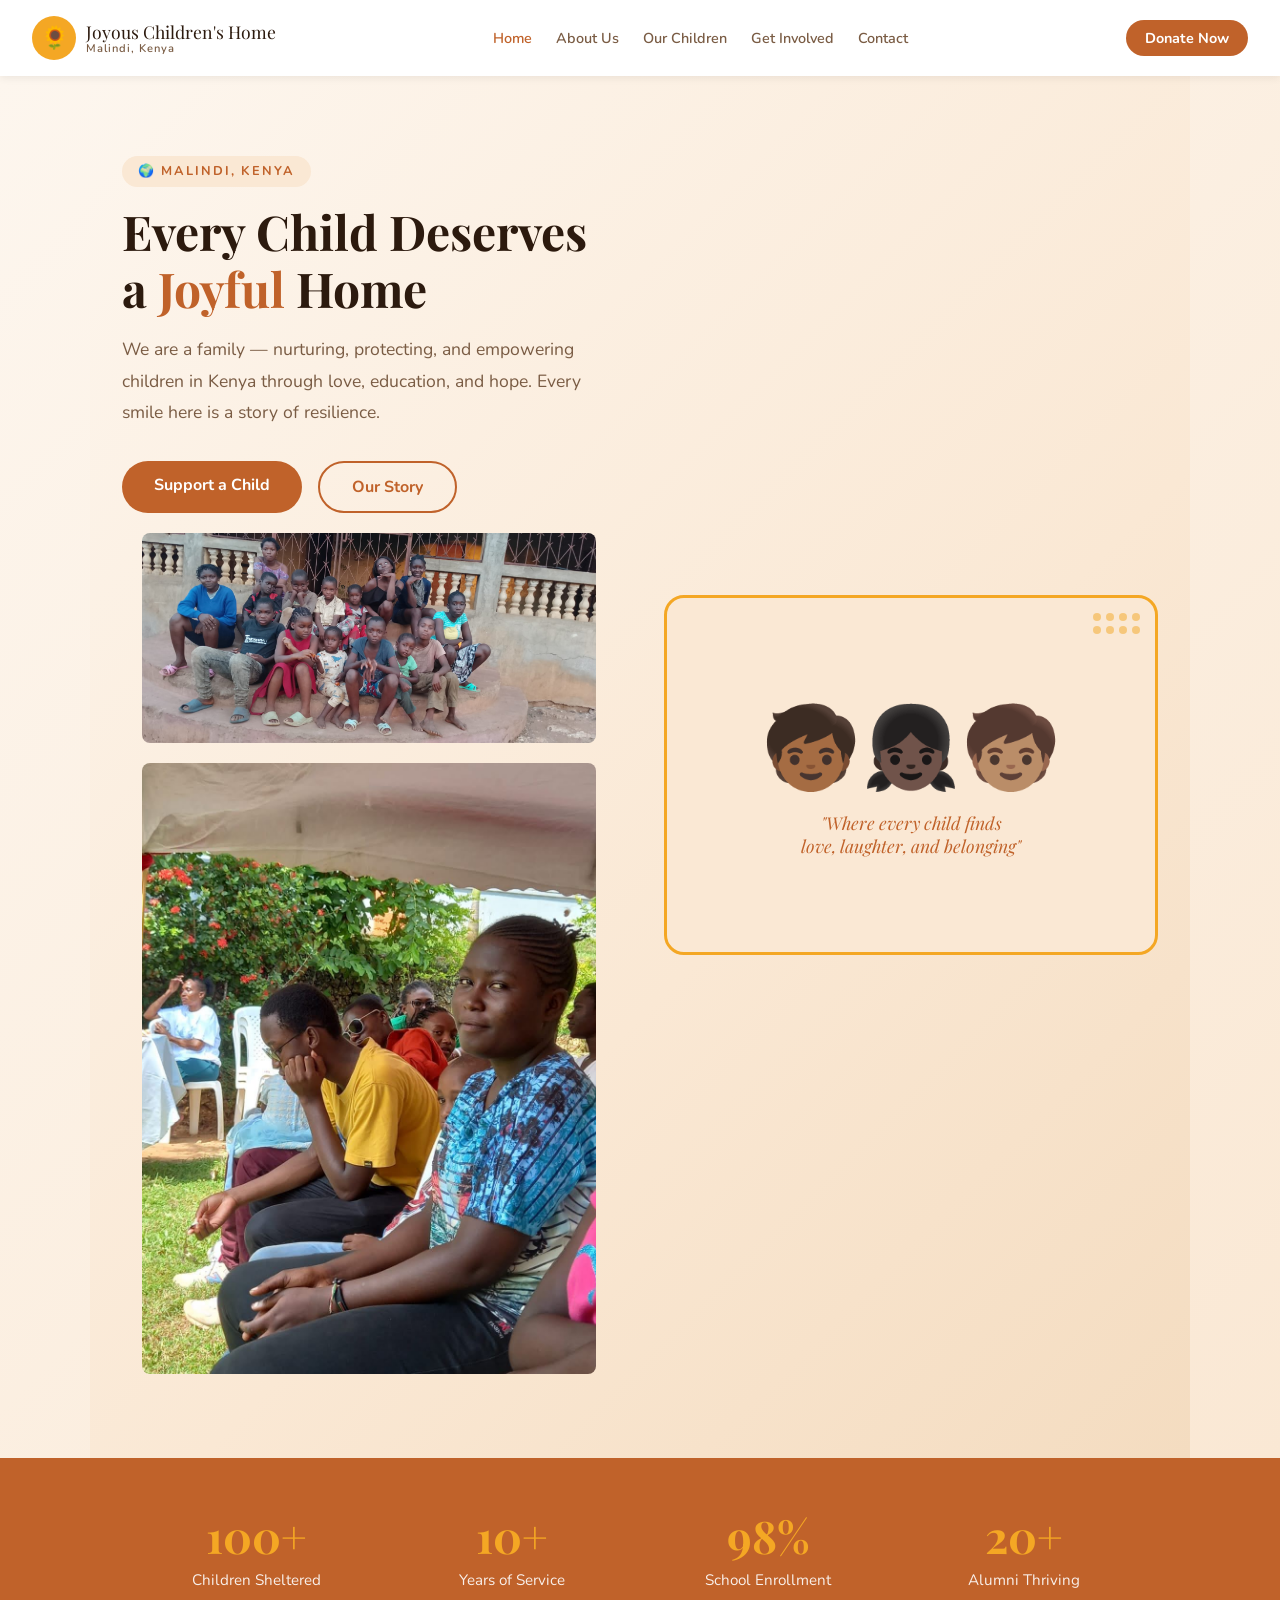
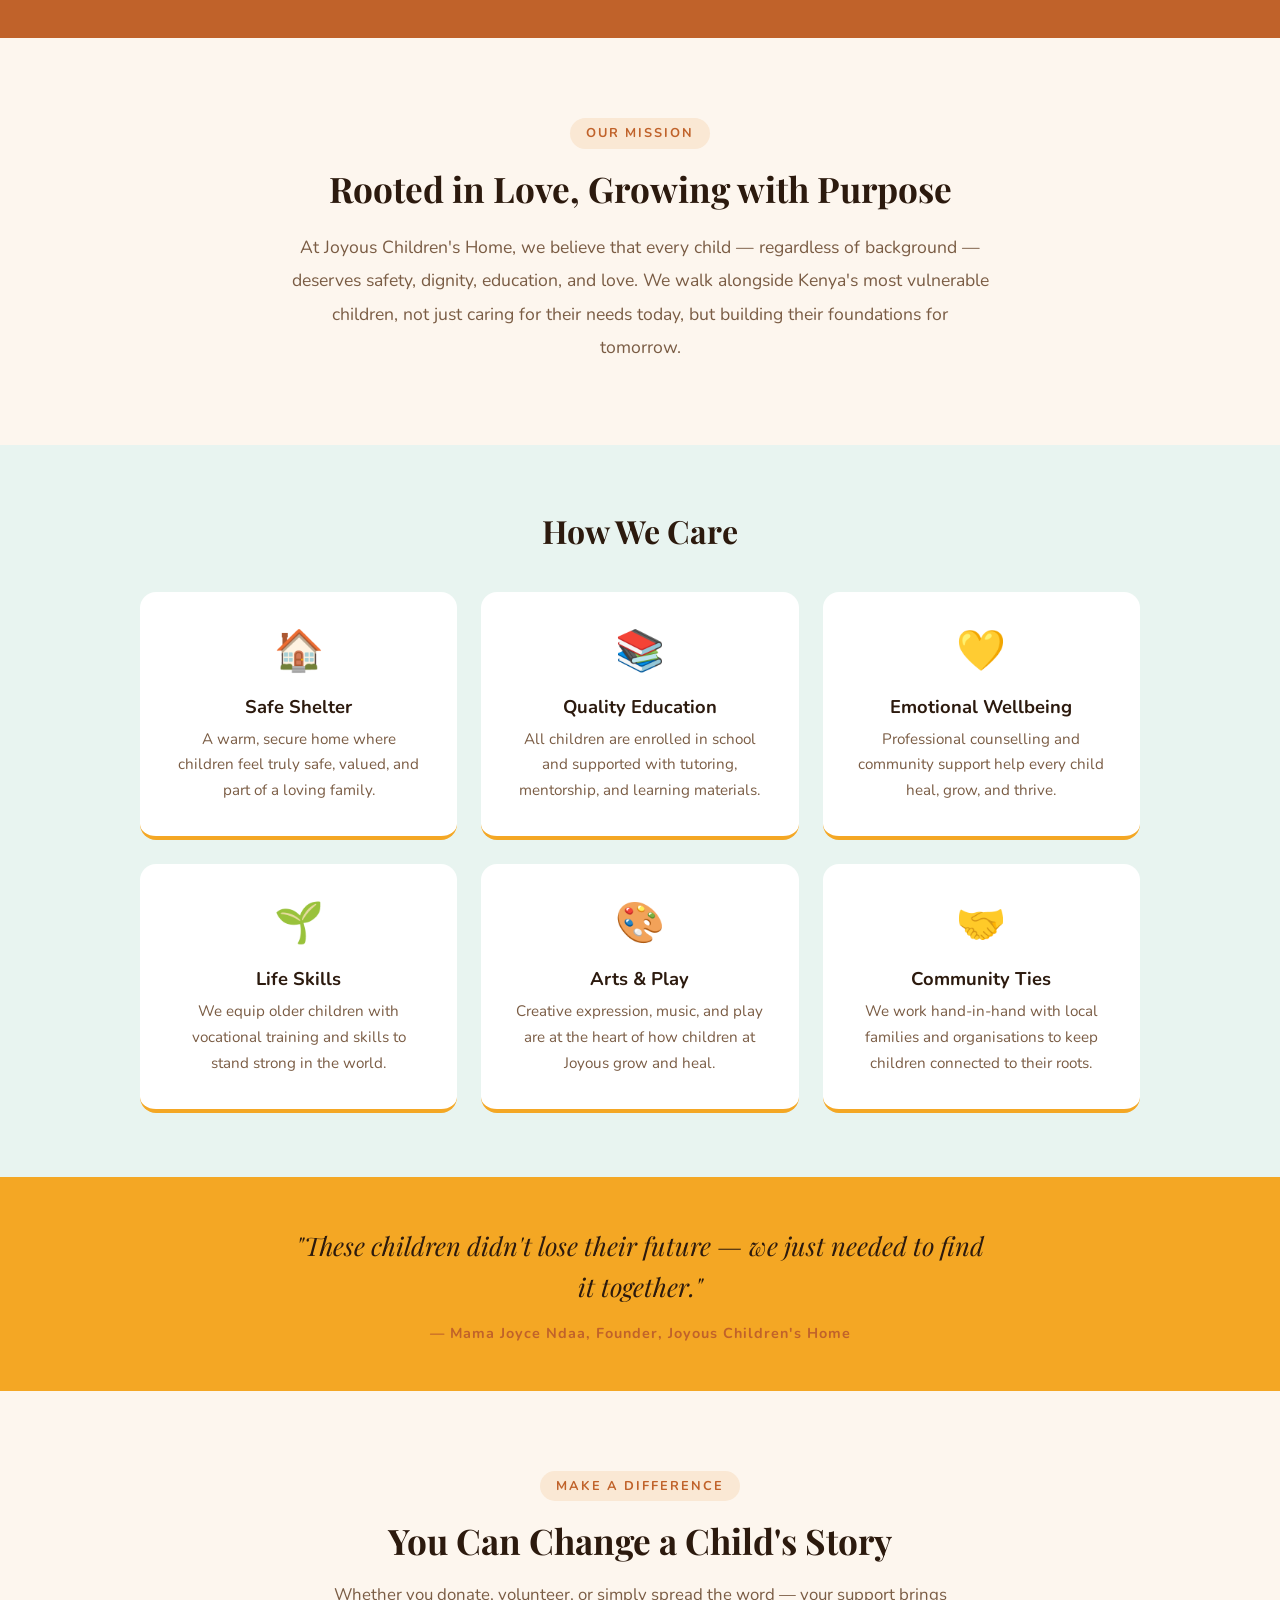
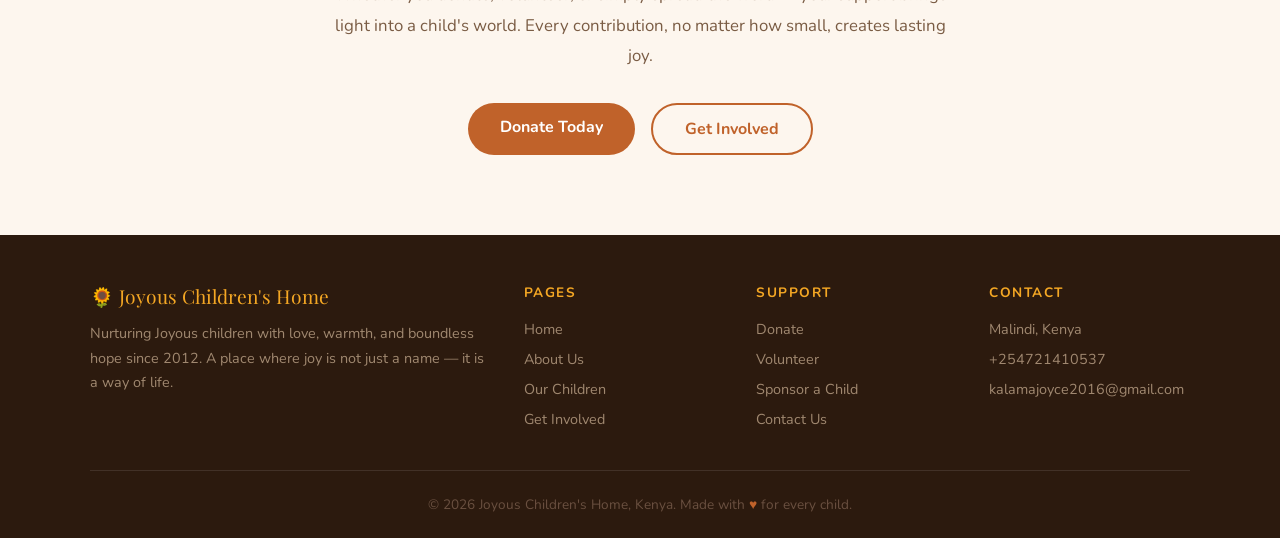
<file: joyous_home/index.html>
<!DOCTYPE html>
<html lang="en">
<head>
<meta charset="UTF-8">
<meta name="viewport" content="width=device-width, initial-scale=1.0">
<title>Joyous Children's Home – Kenya</title>
<link href="https://fonts.googleapis.com/css2?family=Playfair+Display:wght@400;700&family=Nunito:wght@400;600;700&display=swap" rel="stylesheet">
<style>
  :root {
    --sun: #F4A724;
    --earth: #C0622A;
    --grass: #4A7C3F;
    --sky: #E8F4F0;
    --cream: #FDF6EE;
    --soft: #FAE8D4;
    --text: #2C1A0E;
    --muted: #7A5C44;
    --white: #FFFFFF;
  }
  * { margin: 0; padding: 0; box-sizing: border-box; }
  body { font-family: 'Nunito', sans-serif; background: var(--cream); color: var(--text); }

  /* NAV */
  nav {
    background: var(--white);
    padding: 1rem 2rem;
    display: flex;
    justify-content: space-between;
    align-items: center;
    box-shadow: 0 2px 8px rgba(0,0,0,0.07);
    position: sticky; top: 0; z-index: 100;
  }
  .logo { display: flex; align-items: center; gap: 10px; text-decoration: none; }
  .logo-icon {
    width: 44px; height: 44px; background: var(--sun);
    border-radius: 50%; display: flex; align-items: center;
    justify-content: center; font-size: 22px;
  }
  .logo-text { font-family: 'Playfair Display', serif; font-size: 1.1rem; color: var(--text); line-height: 1.2; }
  .logo-text span { display: block; font-size: 0.7rem; font-family: 'Nunito', sans-serif; color: var(--muted); font-weight: 600; letter-spacing: 1px; }
  nav ul { list-style: none; display: flex; gap: 1.5rem; }
  nav ul a { text-decoration: none; color: var(--muted); font-weight: 600; font-size: 0.9rem; transition: color 0.2s; }
  nav ul a:hover, nav ul a.active { color: var(--earth); }
  .nav-donate {
    background: var(--earth); color: var(--white);
    padding: 0.5rem 1.2rem; border-radius: 25px;
    text-decoration: none; font-weight: 700; font-size: 0.9rem;
    transition: background 0.2s;
  }
  .nav-donate:hover { background: var(--sun); color: var(--text); }

  /* HERO */
  .hero {
    background: linear-gradient(135deg, #FDF6EE 0%, #FAE8D4 60%, #F4DCC0 100%);
    padding: 5rem 2rem 4rem;
    display: grid;
    grid-template-columns: 1fr 1fr;
    gap: 3rem;
    align-items: center;
    max-width: 1100px;
    margin: 0 auto;
  }
  .hero-text h1 {
    font-family: 'Playfair Display', serif;
    font-size: 3rem; line-height: 1.2;
    color: var(--text); margin-bottom: 1rem;
  }
  .hero-text h1 span { color: var(--earth); }
  .hero-text p { font-size: 1.1rem; color: var(--muted); line-height: 1.8; margin-bottom: 2rem; }
  .hero-btns { display: flex; gap: 1rem; flex-wrap: wrap; }
  .btn-primary {
    background: var(--earth); color: var(--white);
    padding: 0.8rem 2rem; border-radius: 30px;
    text-decoration: none; font-weight: 700;
    font-size: 1rem; transition: all 0.2s;
    display: inline-block;
  }
  .btn-primary:hover { background: var(--sun); color: var(--text); transform: translateY(-2px); }
  .btn-outline {
    border: 2px solid var(--earth); color: var(--earth);
    padding: 0.8rem 2rem; border-radius: 30px;
    text-decoration: none; font-weight: 700;
    font-size: 1rem; transition: all 0.2s;
    display: inline-block;
  }
  .btn-outline:hover { background: var(--earth); color: var(--white); transform: translateY(-2px); }
  .hero-image {
    background: var(--soft);
    border-radius: 20px;
    height: 360px;
    display: flex;
    flex-direction: column;
    align-items: center;
    justify-content: center;
    border: 3px solid var(--sun);
    overflow: hidden;
    position: relative;
  }
  .hero-image .children-art {
    font-size: 5rem;
    margin-bottom: 0.5rem;
  }
  .hero-image p {
    font-family: 'Playfair Display', serif;
    font-size: 1.1rem;
    color: var(--earth);
    text-align: center;
    padding: 0 1.5rem;
    font-style: italic;
  }
  .decorative-dots {
    position: absolute; top: 15px; right: 15px;
    display: grid; grid-template-columns: repeat(4,1fr); gap: 5px;
  }
  .decorative-dots span {
    width: 8px; height: 8px; border-radius: 50%;
    background: var(--sun); opacity: 0.5; display: block;
  }

  /* STATS */
  .stats {
    background: var(--earth);
    padding: 3rem 2rem;
  }
  .stats-grid {
    display: grid;
    grid-template-columns: repeat(4, 1fr);
    gap: 1.5rem;
    max-width: 1000px;
    margin: 0 auto;
    text-align: center;
  }
  .stat-card { color: var(--white); }
  .stat-number {
    font-family: 'Playfair Display', serif;
    font-size: 2.8rem; font-weight: 700;
    color: var(--sun);
  }
  .stat-label { font-size: 0.95rem; opacity: 0.9; margin-top: 0.3rem; }

  /* MISSION */
  .mission {
    padding: 5rem 2rem;
    max-width: 1000px;
    margin: 0 auto;
    text-align: center;
  }
  .section-tag {
    background: var(--soft);
    color: var(--earth);
    font-size: 0.8rem;
    font-weight: 700;
    letter-spacing: 2px;
    text-transform: uppercase;
    padding: 0.4rem 1rem;
    border-radius: 20px;
    display: inline-block;
    margin-bottom: 1rem;
  }
  .mission h2 {
    font-family: 'Playfair Display', serif;
    font-size: 2.2rem;
    color: var(--text);
    margin-bottom: 1.2rem;
  }
  .mission p {
    font-size: 1.1rem;
    color: var(--muted);
    line-height: 1.9;
    max-width: 700px;
    margin: 0 auto;
  }

  /* PILLARS */
  .pillars {
    background: var(--sky);
    padding: 4rem 2rem;
  }
  .pillars h2 {
    font-family: 'Playfair Display', serif;
    font-size: 2rem;
    color: var(--text);
    text-align: center;
    margin-bottom: 2.5rem;
  }
  .pillars-grid {
    display: grid;
    grid-template-columns: repeat(3, 1fr);
    gap: 1.5rem;
    max-width: 1000px;
    margin: 0 auto;
  }
  .pillar-card {
    background: var(--white);
    border-radius: 16px;
    padding: 2rem;
    text-align: center;
    transition: transform 0.2s;
    border-bottom: 4px solid var(--sun);
  }
  .pillar-card:hover { transform: translateY(-5px); }
  .pillar-icon { font-size: 2.5rem; margin-bottom: 1rem; }
  .pillar-card h3 { font-size: 1.15rem; color: var(--text); margin-bottom: 0.5rem; }
  .pillar-card p { font-size: 0.95rem; color: var(--muted); line-height: 1.7; }

  /* QUOTE */
  .quote-strip {
    background: var(--sun);
    padding: 3rem 2rem;
    text-align: center;
  }
  .quote-strip blockquote {
    font-family: 'Playfair Display', serif;
    font-size: 1.6rem;
    font-style: italic;
    color: var(--text);
    max-width: 700px;
    margin: 0 auto;
    line-height: 1.6;
  }
  .quote-strip cite {
    display: block;
    font-family: 'Nunito', sans-serif;
    font-style: normal;
    font-size: 0.9rem;
    color: var(--earth);
    margin-top: 1rem;
    font-weight: 700;
    letter-spacing: 1px;
  }

  /* CTA */
  .cta {
    padding: 5rem 2rem;
    text-align: center;
    max-width: 700px;
    margin: 0 auto;
  }
  .cta h2 {
    font-family: 'Playfair Display', serif;
    font-size: 2.2rem;
    color: var(--text);
    margin-bottom: 1rem;
  }
  .cta p { color: var(--muted); line-height: 1.8; margin-bottom: 2rem; font-size: 1.05rem; }
  .cta-btns { display: flex; gap: 1rem; justify-content: center; flex-wrap: wrap; }

  /* FOOTER */
  footer {
    background: var(--text);
    color: #D4B896;
    padding: 3rem 2rem 1.5rem;
  }
  .footer-grid {
    display: grid;
    grid-template-columns: 2fr 1fr 1fr 1fr;
    gap: 2rem;
    max-width: 1100px;
    margin: 0 auto 2rem;
  }
  .footer-brand p { font-size: 0.9rem; line-height: 1.7; margin-top: 0.8rem; color: #A08870; }
  .footer-logo { font-family: 'Playfair Display', serif; font-size: 1.2rem; color: var(--sun); }
  footer h4 { font-size: 0.85rem; letter-spacing: 1.5px; text-transform: uppercase; color: var(--sun); margin-bottom: 1rem; }
  footer ul { list-style: none; }
  footer ul li { margin-bottom: 0.5rem; }
  footer ul li a { text-decoration: none; color: #A08870; font-size: 0.9rem; transition: color 0.2s; }
  footer ul li a:hover { color: var(--sun); }
  .footer-bottom {
    border-top: 1px solid rgba(255,255,255,0.1);
    padding-top: 1.5rem;
    text-align: center;
    font-size: 0.85rem;
    color: #6A5040;
    max-width: 1100px;
    margin: 0 auto;
  }
  .heart { color: var(--earth); }

  @media (max-width: 768px) {
    .hero { grid-template-columns: 1fr; padding: 3rem 1.5rem; }
    .hero-text h1 { font-size: 2rem; }
    .stats-grid { grid-template-columns: repeat(2,1fr); }
    .pillars-grid { grid-template-columns: 1fr; }
    .footer-grid { grid-template-columns: 1fr; }
    nav ul { display: none; }
  }

  .photo-section {
   
     display: grid;
    grid-template-columns: repeat(auto-fit, minmax(250px, 1fr)); /* Responsive columns */
    gap: 20px; 
    padding: 20px;
}


.photo-section img {
    
width: 100%;
    height: 100%;
    object-fit: cover; /* Ensures images don't stretch */
    border-radius: 8px; /* Optional styling */
}

</style>
</head>
<body>

<!-- NAVIGATION -->
<nav>
  <a href="index.html" class="logo">
    <div class="logo-icon">🌻</div>
    <div class="logo-text">Joyous Children's Home
      <span>Malindi, Kenya</span>
    </div>
  </a>
  <ul>
    <li><a href="index.html" class="active">Home</a></li>
    <li><a href="about.html">About Us</a></li>
    <li><a href="children.html">Our Children</a></li>
    <li><a href="getinvolved.html">Get Involved</a></li>
    <li><a href="contact.html">Contact</a></li>
  </ul>
  <a href="donate.html" class="nav-donate">Donate Now</a>
</nav>

<!-- HERO -->
<section style="background: linear-gradient(135deg, #FDF6EE 0%, #FAE8D4 100%);">
  <div class="hero">
    <div class="hero-text">
      <div class="section-tag">🌍 Malindi, Kenya</div>
      <h1>Every Child Deserves a <span>Joyful</span> Home</h1>
      <p>We are a family — nurturing, protecting, and empowering children in Kenya through love, education, and hope. Every smile here is a story of resilience.</p>
      <div class="hero-btns">
        <a href="donate.html" class="btn-primary">Support a Child</a>
        <a href="about.html" class="btn-outline">Our Story</a>
      </div>

      <section class="photo-section">
        <div>
          <img src="./images/chill.jpeg" alt="">
        </div>

        <div>
          <img src="./images/kk.jpeg" alt="">
        </div>
      </section>
    </div>
    <div class="hero-image">
      <div class="decorative-dots">
        <span></span><span></span><span></span><span></span>
        <span></span><span></span><span></span><span></span>
      </div>
      <div class="children-art">🧒🏾👧🏿🧒🏽</div>
      <p>"Where every child finds<br>love, laughter, and belonging"</p>
    </div>
  </div>
</section>

<!-- STATS -->
<section class="stats">
  <div class="stats-grid">
    <div class="stat-card">
      <div class="stat-number">100+</div>
      <div class="stat-label">Children Sheltered</div>
    </div>
    <div class="stat-card">
      <div class="stat-number">10+</div>
      <div class="stat-label">Years of Service</div>
    </div>
    <div class="stat-card">
      <div class="stat-number">98%</div>
      <div class="stat-label">School Enrollment</div>
    </div>
    <div class="stat-card">
      <div class="stat-number">20+</div>
      <div class="stat-label">Alumni Thriving</div>
    </div>
  </div>
</section>

<!-- MISSION -->
<section class="mission">
  <div class="section-tag">Our Mission</div>
  <h2>Rooted in Love, Growing with Purpose</h2>
  <p>At Joyous Children's Home, we believe that every child — regardless of background — deserves safety, dignity, education, and love. We walk alongside Kenya's most vulnerable children, not just caring for their needs today, but building their foundations for tomorrow.</p>
</section>

<!-- PILLARS -->
<section class="pillars">
  <h2>How We Care</h2>
  <div class="pillars-grid">
    <div class="pillar-card">
      <div class="pillar-icon">🏠</div>
      <h3>Safe Shelter</h3>
      <p>A warm, secure home where children feel truly safe, valued, and part of a loving family.</p>
    </div>
    <div class="pillar-card">
      <div class="pillar-icon">📚</div>
      <h3>Quality Education</h3>
      <p>All children are enrolled in school and supported with tutoring, mentorship, and learning materials.</p>
    </div>
    <div class="pillar-card">
      <div class="pillar-icon">💛</div>
      <h3>Emotional Wellbeing</h3>
      <p>Professional counselling and community support help every child heal, grow, and thrive.</p>
    </div>
    <div class="pillar-card">
      <div class="pillar-icon">🌱</div>
      <h3>Life Skills</h3>
      <p>We equip older children with vocational training and skills to stand strong in the world.</p>
    </div>
    <div class="pillar-card">
      <div class="pillar-icon">🎨</div>
      <h3>Arts & Play</h3>
      <p>Creative expression, music, and play are at the heart of how children at Joyous grow and heal.</p>
    </div>
    <div class="pillar-card">
      <div class="pillar-icon">🤝</div>
      <h3>Community Ties</h3>
      <p>We work hand-in-hand with local families and organisations to keep children connected to their roots.</p>
    </div>
  </div>
</section>

<!-- QUOTE STRIP -->
<section class="quote-strip">
  <blockquote>
    "These children didn't lose their future — we just needed to find it together."
  </blockquote>
  <cite>— Mama Joyce Ndaa, Founder, Joyous Children's Home</cite>
</section>

<!-- CTA -->
<section class="cta">
  <div class="section-tag">Make a Difference</div>
  <h2>You Can Change a Child's Story</h2>
  <p>Whether you donate, volunteer, or simply spread the word — your support brings light into a child's world. Every contribution, no matter how small, creates lasting joy.</p>
  <div class="cta-btns">
    <a href="donate.html" class="btn-primary">Donate Today</a>
    <a href="getinvolved.html" class="btn-outline">Get Involved</a>
  </div>
</section>

<!-- FOOTER -->
<footer>
  <div class="footer-grid">
    <div class="footer-brand">
      <div class="footer-logo">🌻 Joyous Children's Home</div>
      <p>Nurturing Joyous children with love, warmth, and boundless hope since 2012. A place where joy is not just a name — it is a way of life.</p>
    </div>
    <div>
      <h4>Pages</h4>
      <ul>
        <li><a href="index.html">Home</a></li>
        <li><a href="about.html">About Us</a></li>
        <li><a href="children.html">Our Children</a></li>
        <li><a href="getinvolved.html">Get Involved</a></li>
      </ul>
    </div>
    <div>
      <h4>Support</h4>
      <ul>
        <li><a href="donate.html">Donate</a></li>
        <li><a href="getinvolved.html">Volunteer</a></li>
        <li><a href="getinvolved.html">Sponsor a Child</a></li>
        <li><a href="contact.html">Contact Us</a></li>
      </ul>
    </div>
    <div>
      <h4>Contact</h4>
      <ul>
        <li><a href="#">Malindi, Kenya</a></li>
        <li><a href="#">+254721410537</a></li>
        <li><a href="#">kalamajoyce2016@gmail.com</a></li>
      </ul>
    </div>
  </div>
  <div class="footer-bottom">
    &copy; 2026 Joyous Children's Home, Kenya. Made with <span class="heart">♥</span> for every child.
  </div>
</footer>

</body>
</html>
</file>
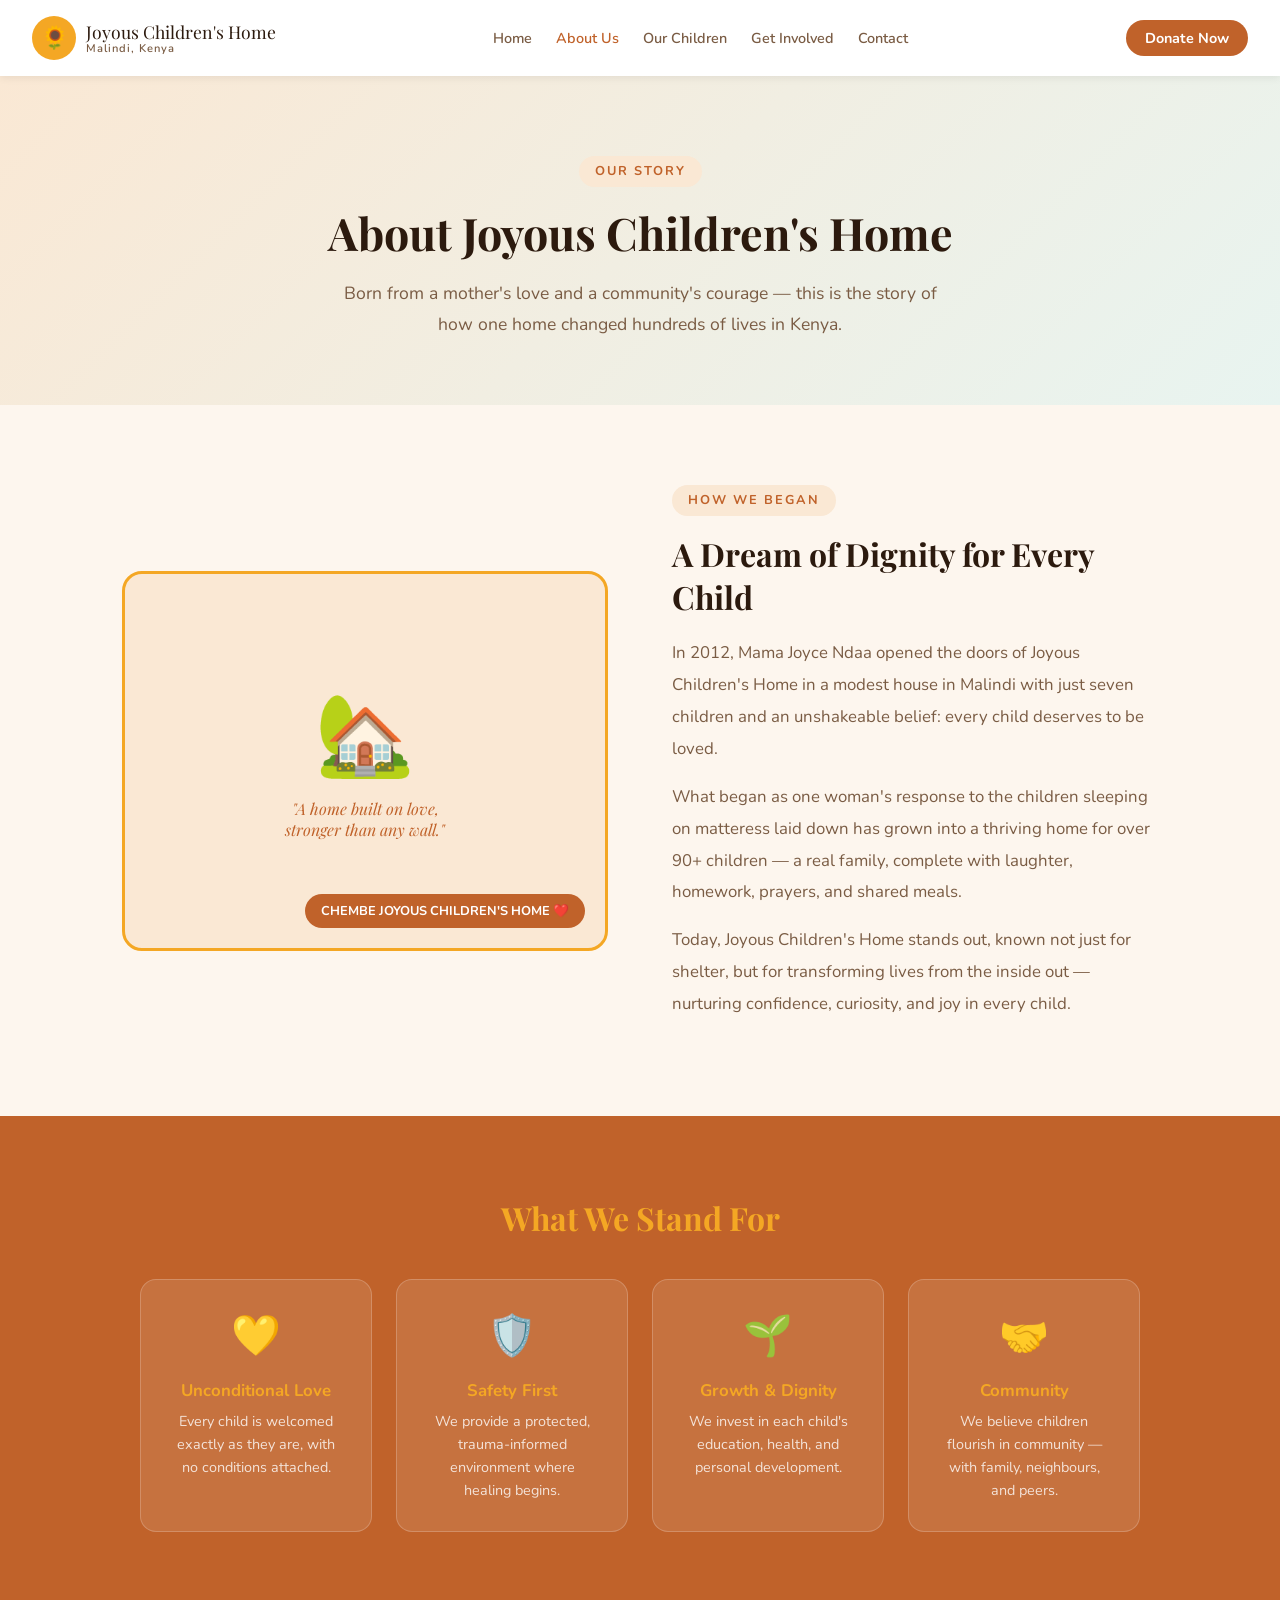
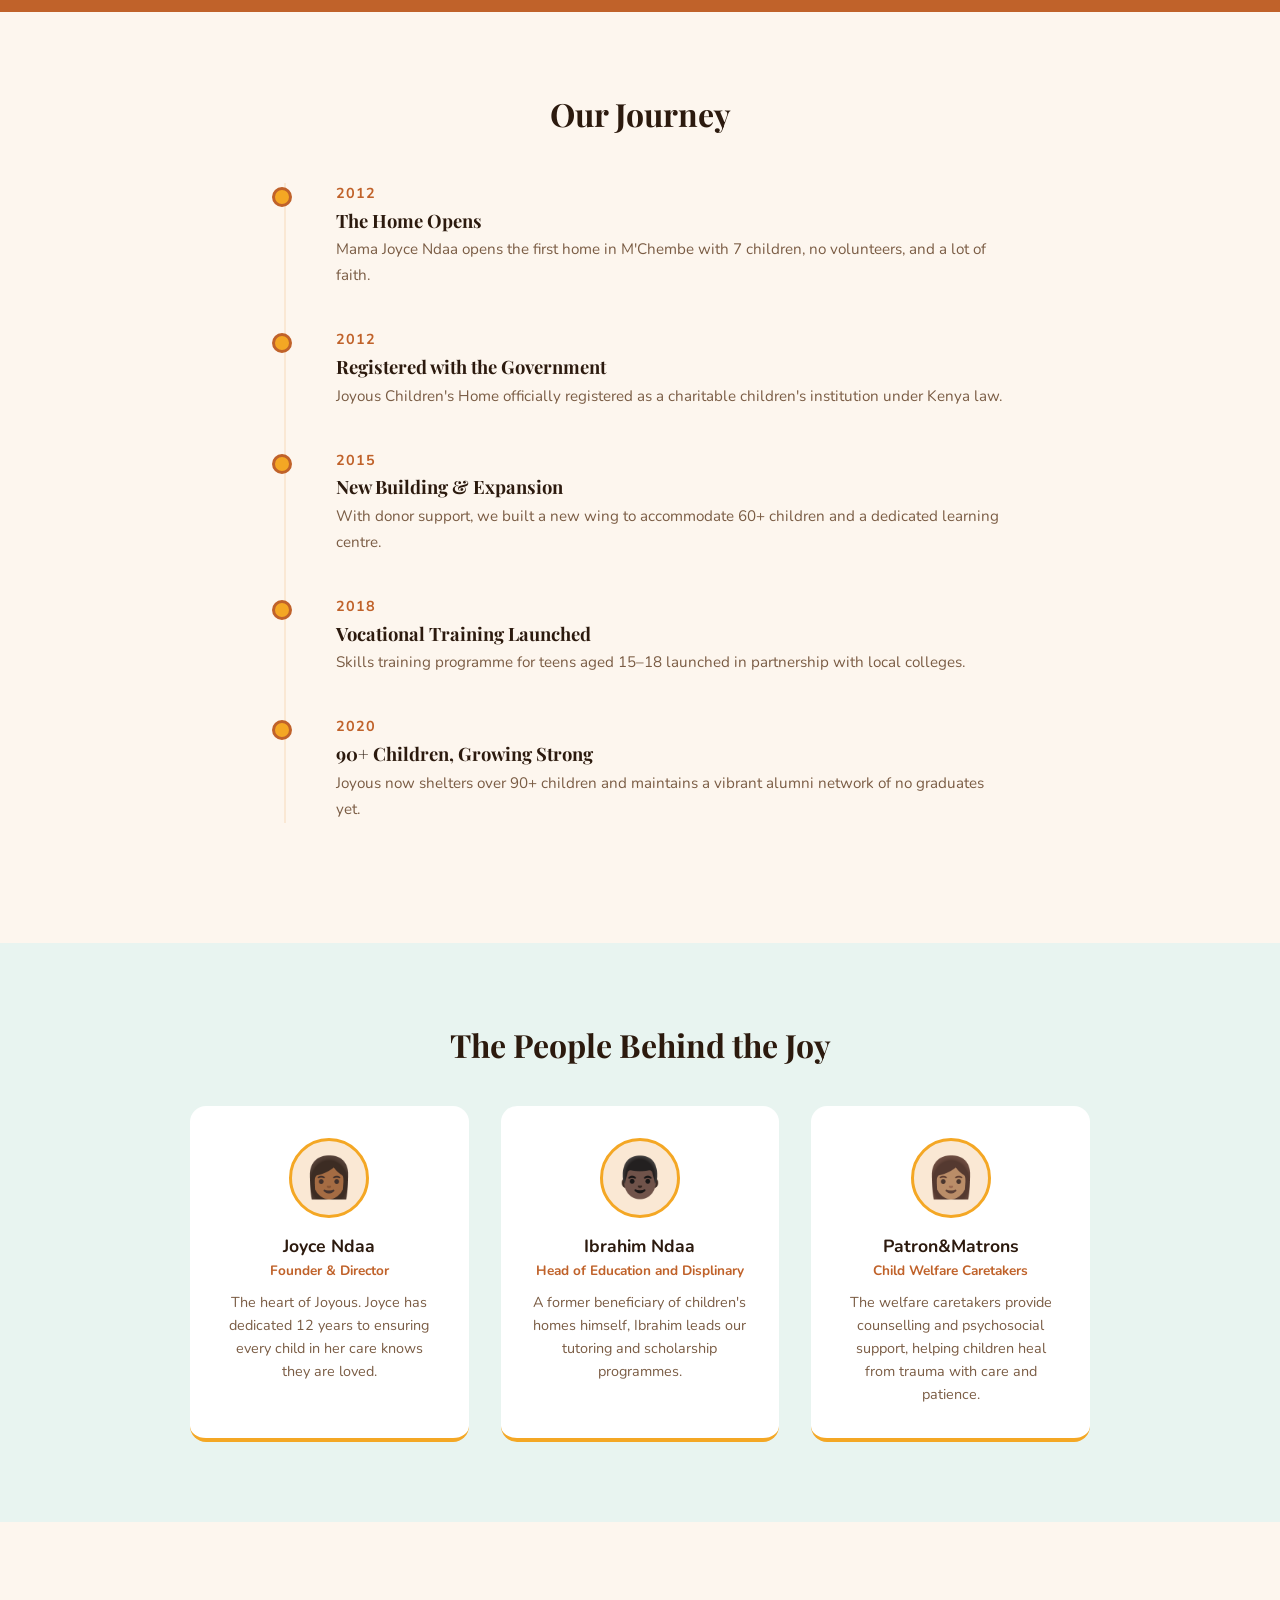
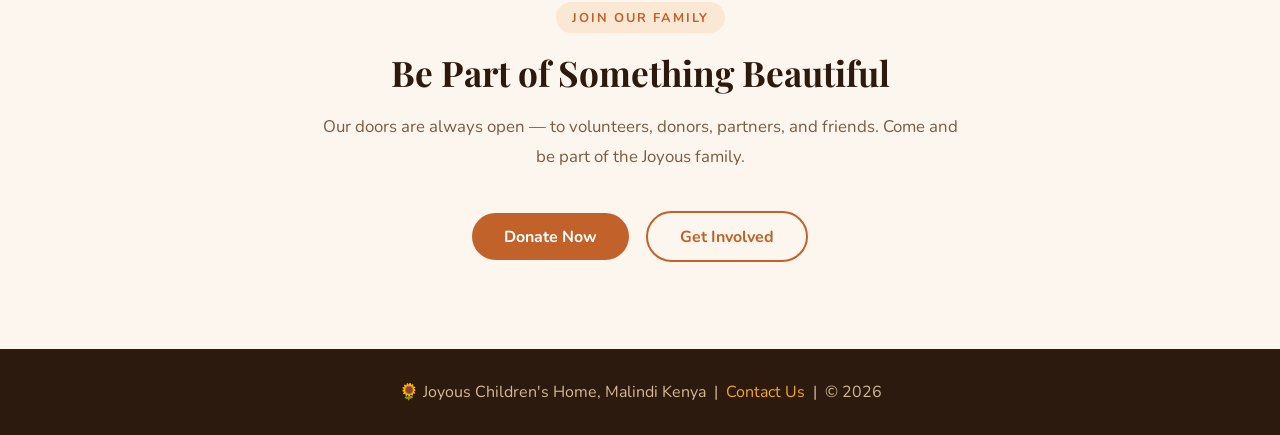
<file: joyous_home/about.html>
<!DOCTYPE html>
<html lang="en">
<head>
<meta charset="UTF-8">
<meta name="viewport" content="width=device-width, initial-scale=1.0">
<title>About Us – Joyous Children's Home Kenya</title>
<link href="https://fonts.googleapis.com/css2?family=Playfair+Display:wght@400;700&family=Nunito:wght@400;600;700&display=swap" rel="stylesheet">
<style>
  :root {
    --sun: #F4A724; --earth: #C0622A; --grass: #4A7C3F;
    --sky: #E8F4F0; --cream: #FDF6EE; --soft: #FAE8D4;
    --text: #2C1A0E; --muted: #7A5C44; --white: #FFFFFF;
  }
  * { margin: 0; padding: 0; box-sizing: border-box; }
  body { font-family: 'Nunito', sans-serif; background: var(--cream); color: var(--text); }
  nav {
    background: var(--white); padding: 1rem 2rem;
    display: flex; justify-content: space-between; align-items: center;
    box-shadow: 0 2px 8px rgba(0,0,0,0.07); position: sticky; top: 0; z-index: 100;
  }
  .logo { display: flex; align-items: center; gap: 10px; text-decoration: none; }
  .logo-icon { width: 44px; height: 44px; background: var(--sun); border-radius: 50%; display: flex; align-items: center; justify-content: center; font-size: 22px; }
  .logo-text { font-family: 'Playfair Display', serif; font-size: 1.1rem; color: var(--text); line-height: 1.2; }
  .logo-text span { display: block; font-size: 0.7rem; font-family: 'Nunito', sans-serif; color: var(--muted); font-weight: 600; letter-spacing: 1px; }
  nav ul { list-style: none; display: flex; gap: 1.5rem; }
  nav ul a { text-decoration: none; color: var(--muted); font-weight: 600; font-size: 0.9rem; transition: color 0.2s; }
  nav ul a:hover, nav ul a.active { color: var(--earth); }
  .nav-donate { background: var(--earth); color: var(--white); padding: 0.5rem 1.2rem; border-radius: 25px; text-decoration: none; font-weight: 700; font-size: 0.9rem; }

  /* PAGE HERO */
  .page-hero {
    background: linear-gradient(135deg, var(--soft) 0%, var(--sky) 100%);
    padding: 5rem 2rem 4rem;
    text-align: center;
  }
  .section-tag { background: var(--soft); color: var(--earth); font-size: 0.8rem; font-weight: 700; letter-spacing: 2px; text-transform: uppercase; padding: 0.4rem 1rem; border-radius: 20px; display: inline-block; margin-bottom: 1rem; }
  .page-hero h1 { font-family: 'Playfair Display', serif; font-size: 2.8rem; color: var(--text); margin-bottom: 1rem; }
  .page-hero p { font-size: 1.1rem; color: var(--muted); max-width: 600px; margin: 0 auto; line-height: 1.8; }

  /* STORY */
  .story {
    display: grid; grid-template-columns: 1fr 1fr;
    gap: 4rem; max-width: 1100px; margin: 0 auto;
    padding: 5rem 2rem;
    align-items: center;
  }
  .story-image {
    background: var(--soft); border-radius: 20px;
    min-height: 380px; display: flex; flex-direction: column;
    align-items: center; justify-content: center;
    border: 3px solid var(--sun); font-size: 5rem;
    position: relative; overflow: hidden;
  }
  .story-image p {
    font-family: 'Playfair Display', serif;
    font-size: 1rem; color: var(--earth); font-style: italic;
    margin-top: 0.5rem; text-align: center; padding: 0 1rem;
  }
  .badge {
    position: absolute; bottom: 20px; right: 20px;
    background: var(--earth); color: var(--white);
    padding: 0.5rem 1rem; border-radius: 20px;
    font-size: 0.8rem; font-weight: 700;
  }
  .story-text h2 { font-family: 'Playfair Display', serif; font-size: 2rem; color: var(--text); margin-bottom: 1.2rem; }
  .story-text p { color: var(--muted); line-height: 1.9; margin-bottom: 1rem; font-size: 1.05rem; }

  /* VALUES */
  .values { background: var(--earth); padding: 5rem 2rem; }
  .values h2 { font-family: 'Playfair Display', serif; font-size: 2rem; color: var(--sun); text-align: center; margin-bottom: 2.5rem; }
  .values-grid { display: grid; grid-template-columns: repeat(4, 1fr); gap: 1.5rem; max-width: 1000px; margin: 0 auto; }
  .value-card { background: rgba(255,255,255,0.1); border-radius: 16px; padding: 1.8rem; text-align: center; border: 1px solid rgba(255,255,255,0.2); }
  .value-icon { font-size: 2.5rem; margin-bottom: 1rem; }
  .value-card h3 { color: var(--sun); font-size: 1.05rem; margin-bottom: 0.5rem; }
  .value-card p { color: rgba(255,255,255,0.8); font-size: 0.9rem; line-height: 1.6; }

  /* TIMELINE */
  .timeline-section { padding: 5rem 2rem; max-width: 800px; margin: 0 auto; }
  .timeline-section h2 { font-family: 'Playfair Display', serif; font-size: 2rem; color: var(--text); text-align: center; margin-bottom: 3rem; }
  .timeline { position: relative; padding-left: 2rem; }
  .timeline::before { content: ''; position: absolute; left: 12px; top: 0; bottom: 0; width: 2px; background: var(--soft); }
  .timeline-item { position: relative; margin-bottom: 2.5rem; padding-left: 2rem; }
  .timeline-dot { position: absolute; left: -2rem; top: 4px; width: 20px; height: 20px; background: var(--sun); border-radius: 50%; border: 3px solid var(--earth); }
  .timeline-year { font-weight: 700; color: var(--earth); font-size: 0.9rem; letter-spacing: 1px; }
  .timeline-item h3 { font-family: 'Playfair Display', serif; font-size: 1.15rem; color: var(--text); margin: 0.3rem 0; }
  .timeline-item p { color: var(--muted); font-size: 0.95rem; line-height: 1.7; }

  /* TEAM */
  .team { background: var(--sky); padding: 5rem 2rem; }
  .team h2 { font-family: 'Playfair Display', serif; font-size: 2rem; color: var(--text); text-align: center; margin-bottom: 2.5rem; }
  .team-grid { display: grid; grid-template-columns: repeat(3, 1fr); gap: 2rem; max-width: 900px; margin: 0 auto; }
  .team-card { background: var(--white); border-radius: 16px; padding: 2rem; text-align: center; border-bottom: 4px solid var(--sun); }
  .team-avatar { width: 80px; height: 80px; border-radius: 50%; background: var(--soft); margin: 0 auto 1rem; display: flex; align-items: center; justify-content: center; font-size: 2.5rem; border: 3px solid var(--sun); }
  .team-card h3 { font-size: 1.1rem; color: var(--text); margin-bottom: 0.2rem; }
  .team-card .role { font-size: 0.85rem; color: var(--earth); font-weight: 700; margin-bottom: 0.7rem; }
  .team-card p { font-size: 0.9rem; color: var(--muted); line-height: 1.6; }

  /* CTA */
  .cta { padding: 5rem 2rem; text-align: center; max-width: 700px; margin: 0 auto; }
  .cta h2 { font-family: 'Playfair Display', serif; font-size: 2.2rem; color: var(--text); margin-bottom: 1rem; }
  .cta p { color: var(--muted); line-height: 1.8; margin-bottom: 2rem; font-size: 1.05rem; }
  .btn-primary { background: var(--earth); color: var(--white); padding: 0.8rem 2rem; border-radius: 30px; text-decoration: none; font-weight: 700; font-size: 1rem; margin: 0.4rem; display: inline-block; transition: all 0.2s; }
  .btn-primary:hover { background: var(--sun); color: var(--text); }
  .btn-outline { border: 2px solid var(--earth); color: var(--earth); padding: 0.8rem 2rem; border-radius: 30px; text-decoration: none; font-weight: 700; font-size: 1rem; margin: 0.4rem; display: inline-block; transition: all 0.2s; }
  .btn-outline:hover { background: var(--earth); color: var(--white); }

  footer { background: var(--text); color: #D4B896; padding: 2rem; text-align: center; }
  footer a { color: var(--sun); text-decoration: none; }

  @media (max-width: 768px) {
    .story { grid-template-columns: 1fr; }
    .values-grid { grid-template-columns: repeat(2, 1fr); }
    .team-grid { grid-template-columns: 1fr; }
    .page-hero h1 { font-size: 2rem; }
    nav ul { display: none; }
  }
</style>
</head>
<body>

<nav>
  <a href="index.html" class="logo">
    <div class="logo-icon">🌻</div>
    <div class="logo-text">Joyous Children's Home <span>Malindi, Kenya</span></div>
  </a>
  <ul>
    <li><a href="index.html">Home</a></li>
    <li><a href="about.html" class="active">About Us</a></li>
    <li><a href="children.html">Our Children</a></li>
    <li><a href="getinvolved.html">Get Involved</a></li>
    <li><a href="contact.html">Contact</a></li>
  </ul>
  <a href="donate.html" class="nav-donate">Donate Now</a>
</nav>

<!-- PAGE HERO -->
<section class="page-hero">
  <div class="section-tag">Our Story</div>
  <h1>About Joyous Children's Home</h1>
  <p>Born from a mother's love and a community's courage — this is the story of how one home changed hundreds of lives in Kenya.</p>
</section>

<!-- STORY -->
<section class="story">
  <div class="story-image">
    🏡
    <p>"A home built on love,<br>stronger than any wall."</p>
    <div class="badge">CHEMBE JOYOUS CHILDREN'S HOME ❤️</div>
  </div>
  <div class="story-text">
    <div class="section-tag">How We Began</div>
    <h2>A Dream of Dignity for Every Child</h2>
    <p>In 2012, Mama Joyce Ndaa opened the doors of Joyous Children's Home in a modest house in Malindi with just seven children and an unshakeable belief: every child deserves to be loved.</p>
    <p>What began as one woman's response to the children sleeping on matteress laid down has grown into a thriving home for over 90+ children — a real family, complete with laughter, homework, prayers, and shared meals.</p>
    <p>Today, Joyous Children's Home stands out, known not just for shelter, but for transforming lives from the inside out — nurturing confidence, curiosity, and joy in every child.</p>
  </div>
</section>

<!-- VALUES -->
<section class="values">
  <h2>What We Stand For</h2>
  <div class="values-grid">
    <div class="value-card">
      <div class="value-icon">💛</div>
      <h3>Unconditional Love</h3>
      <p>Every child is welcomed exactly as they are, with no conditions attached.</p>
    </div>
    <div class="value-card">
      <div class="value-icon">🛡️</div>
      <h3>Safety First</h3>
      <p>We provide a protected, trauma-informed environment where healing begins.</p>
    </div>
    <div class="value-card">
      <div class="value-icon">🌱</div>
      <h3>Growth & Dignity</h3>
      <p>We invest in each child's education, health, and personal development.</p>
    </div>
    <div class="value-card">
      <div class="value-icon">🤝</div>
      <h3>Community</h3>
      <p>We believe children flourish in community — with family, neighbours, and peers.</p>
    </div>
  </div>
</section>

<!-- TIMELINE -->
<section class="timeline-section">
  <h2>Our Journey</h2>
  <div class="timeline">
    <div class="timeline-item">
      <div class="timeline-dot"></div>
      <div class="timeline-year">2012</div>
      <h3>The Home Opens</h3>
      <p>Mama Joyce Ndaa opens the first home in M'Chembe with 7 children, no volunteers, and a lot of faith.</p>
    </div>
    <div class="timeline-item">
      <div class="timeline-dot"></div>
      <div class="timeline-year">2012</div>
      <h3>Registered with the Government</h3>
      <p>Joyous Children's Home officially registered as a charitable children's institution under Kenya law.</p>
    </div>
    <div class="timeline-item">
      <div class="timeline-dot"></div>
      <div class="timeline-year">2015</div>
      <h3>New Building & Expansion</h3>
      <p>With donor support, we built a new wing to accommodate 60+ children and a dedicated learning centre.</p>
    </div>
    <div class="timeline-item">
      <div class="timeline-dot"></div>
      <div class="timeline-year">2018</div>
      <h3>Vocational Training Launched</h3>
      <p>Skills training programme for teens aged 15–18 launched in partnership with local colleges.</p>
    </div>
    <div class="timeline-item">
      <div class="timeline-dot"></div>
      <div class="timeline-year">2020</div>
      <h3>90+ Children, Growing Strong</h3>
      <p>Joyous now shelters over 90+ children and maintains a vibrant alumni network of no graduates yet.</p>
    </div>
  </div>
</section>

<!-- TEAM -->
<section class="team">
  <h2>The People Behind the Joy</h2>
  <div class="team-grid">
    <div class="team-card">
      <div class="team-avatar">👩🏾</div>
      <h3>Joyce Ndaa</h3>
      <div class="role">Founder & Director</div>
      <p>The heart of Joyous.   Joyce has dedicated 12 years to ensuring every child in her care knows they are loved.</p>
    </div>
    <div class="team-card">
      <div class="team-avatar">👨🏿</div>
      <h3>Ibrahim Ndaa</h3>
      <div class="role">Head of Education and Displinary</div>
      <p>A former beneficiary of children's homes himself, Ibrahim leads our tutoring and scholarship programmes.</p>
    </div>
    <div class="team-card">
      <div class="team-avatar">👩🏽</div>
      <h3>Patron&Matrons</h3>
      <div class="role">Child Welfare Caretakers</div>
      <p>The welfare caretakers provide counselling and psychosocial support, helping children heal from trauma with care and patience.</p>
    </div>
  </div>
</section>

<!-- CTA -->
<section class="cta">
  <div class="section-tag">Join Our Family</div>
  <h2>Be Part of Something Beautiful</h2>
  <p>Our doors are always open — to volunteers, donors, partners, and friends. Come and be part of the Joyous family.</p>
  <div>
    <a href="donate.html" class="btn-primary">Donate Now</a>
    <a href="getinvolved.html" class="btn-outline">Get Involved</a>
  </div>
</section>

<footer>
  <p>🌻 Joyous Children's Home, Malindi Kenya &nbsp;|&nbsp; <a href="contact.html">Contact Us</a> &nbsp;|&nbsp; &copy; 2026</p>
</footer>

</body>
</html>
</file>
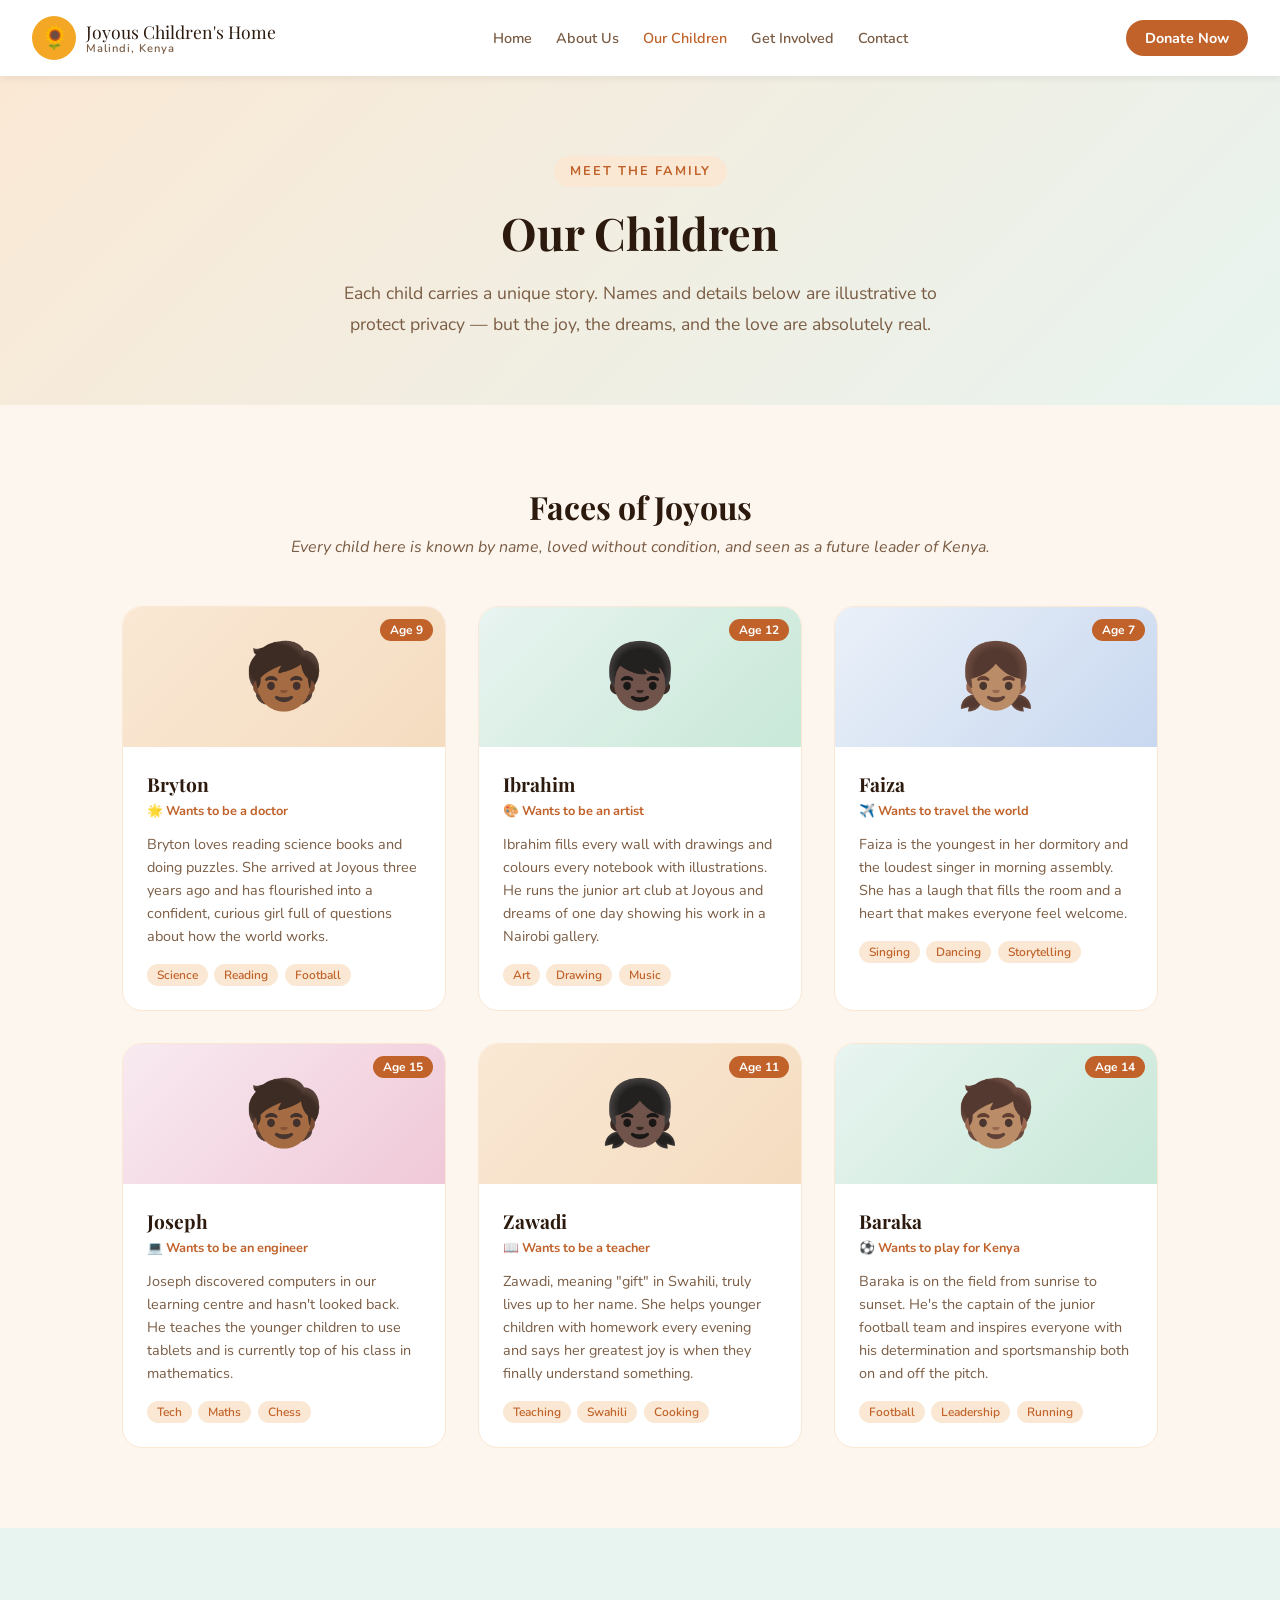
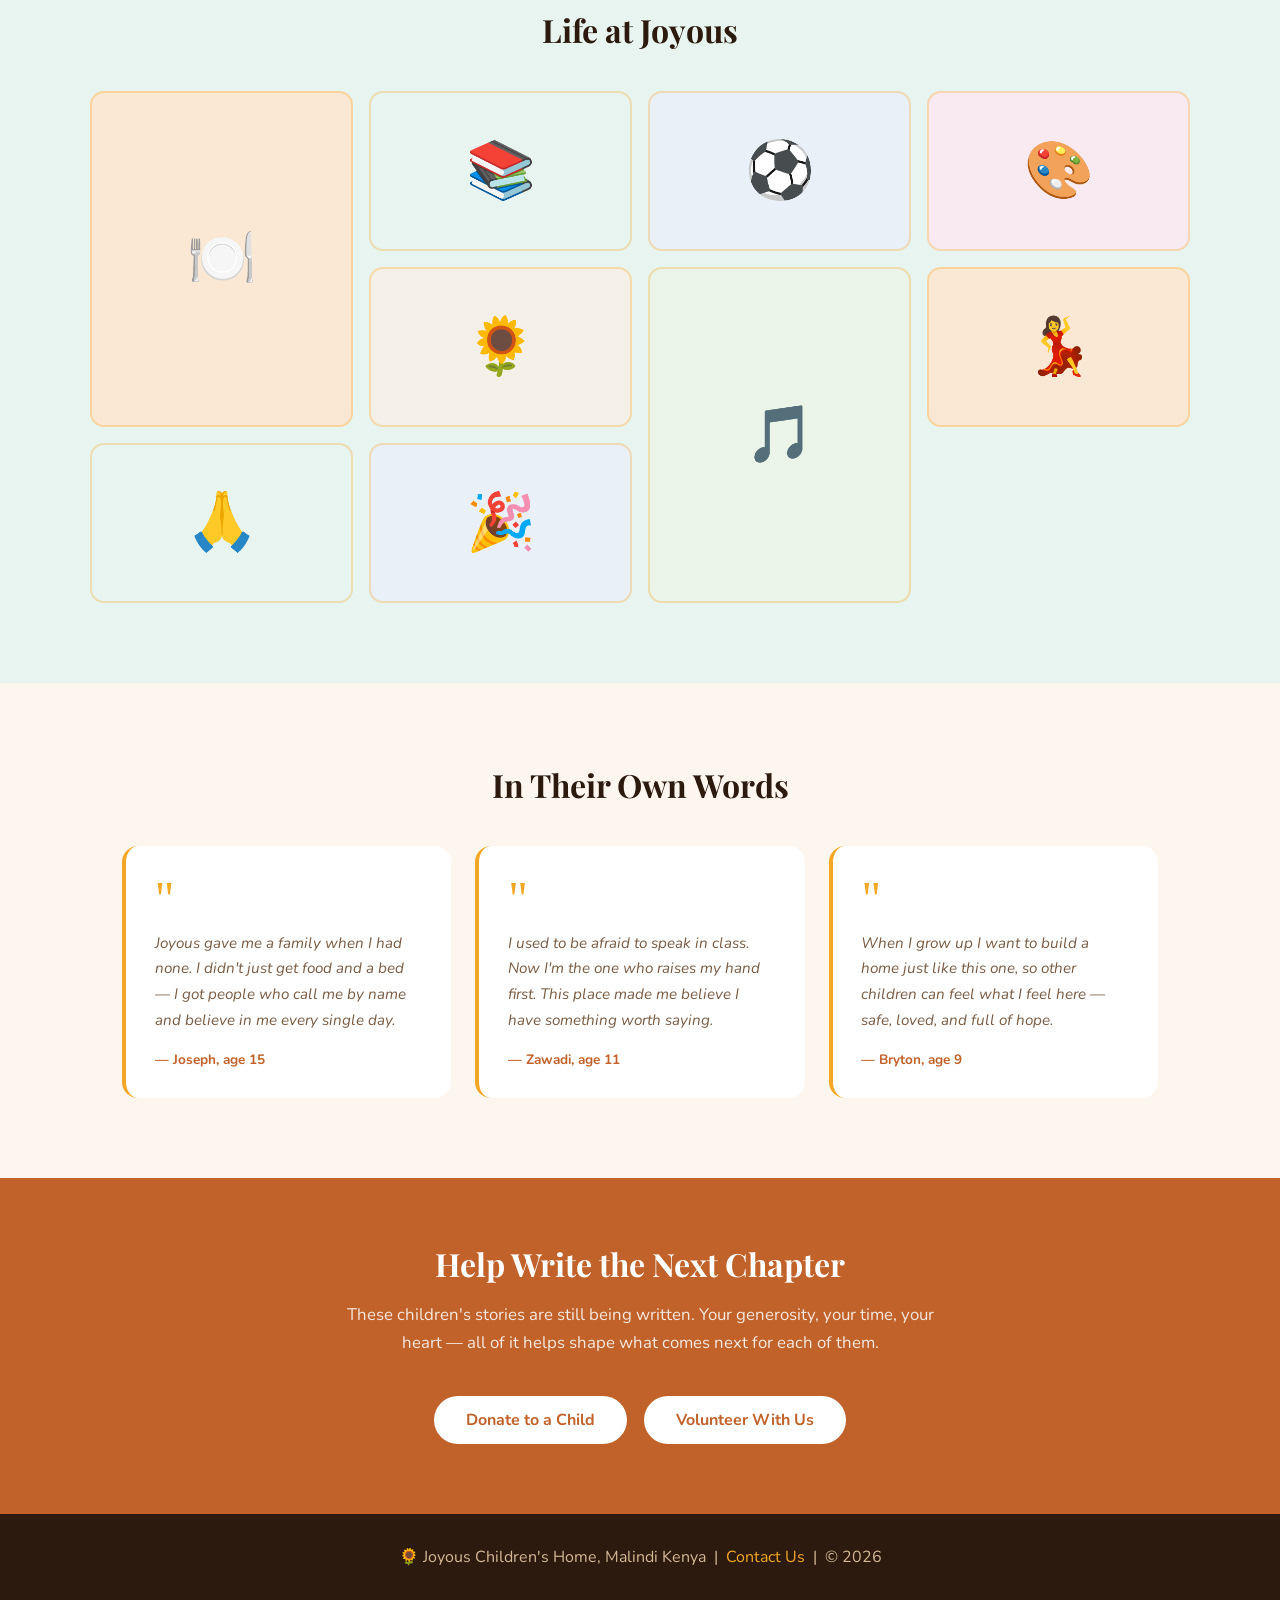
<file: joyous_home/children.html>
<!DOCTYPE html>
<html lang="en">
<head>
<meta charset="UTF-8">
<meta name="viewport" content="width=device-width, initial-scale=1.0">
<title>Our Children – Joyous Children's Home Kenya</title>
<link href="https://fonts.googleapis.com/css2?family=Playfair+Display:wght@400;700&family=Nunito:wght@400;600;700&display=swap" rel="stylesheet">
<style>
  :root {
    --sun: #F4A724; --earth: #C0622A; --grass: #4A7C3F;
    --sky: #E8F4F0; --cream: #FDF6EE; --soft: #FAE8D4;
    --text: #2C1A0E; --muted: #7A5C44; --white: #FFFFFF;
  }
  * { margin: 0; padding: 0; box-sizing: border-box; }
  body { font-family: 'Nunito', sans-serif; background: var(--cream); color: var(--text); }
  nav { background: var(--white); padding: 1rem 2rem; display: flex; justify-content: space-between; align-items: center; box-shadow: 0 2px 8px rgba(0,0,0,0.07); position: sticky; top: 0; z-index: 100; }
  .logo { display: flex; align-items: center; gap: 10px; text-decoration: none; }
  .logo-icon { width: 44px; height: 44px; background: var(--sun); border-radius: 50%; display: flex; align-items: center; justify-content: center; font-size: 22px; }
  .logo-text { font-family: 'Playfair Display', serif; font-size: 1.1rem; color: var(--text); line-height: 1.2; }
  .logo-text span { display: block; font-size: 0.7rem; font-family: 'Nunito', sans-serif; color: var(--muted); font-weight: 600; letter-spacing: 1px; }
  nav ul { list-style: none; display: flex; gap: 1.5rem; }
  nav ul a { text-decoration: none; color: var(--muted); font-weight: 600; font-size: 0.9rem; transition: color 0.2s; }
  nav ul a:hover, nav ul a.active { color: var(--earth); }
  .nav-donate { background: var(--earth); color: var(--white); padding: 0.5rem 1.2rem; border-radius: 25px; text-decoration: none; font-weight: 700; font-size: 0.9rem; }

  .page-hero { background: linear-gradient(135deg, var(--soft) 0%, var(--sky) 100%); padding: 5rem 2rem 4rem; text-align: center; }
  .section-tag { background: var(--soft); color: var(--earth); font-size: 0.8rem; font-weight: 700; letter-spacing: 2px; text-transform: uppercase; padding: 0.4rem 1rem; border-radius: 20px; display: inline-block; margin-bottom: 1rem; }
  .page-hero h1 { font-family: 'Playfair Display', serif; font-size: 2.8rem; color: var(--text); margin-bottom: 1rem; }
  .page-hero p { font-size: 1.1rem; color: var(--muted); max-width: 600px; margin: 0 auto; line-height: 1.8; }

  /* CHILD PROFILES */
  .profiles-section { padding: 5rem 2rem; max-width: 1100px; margin: 0 auto; }
  .profiles-section h2 { font-family: 'Playfair Display', serif; font-size: 2rem; color: var(--text); text-align: center; margin-bottom: 0.5rem; }
  .profiles-section > p { text-align: center; color: var(--muted); margin-bottom: 3rem; font-style: italic; }
  .profiles-grid { display: grid; grid-template-columns: repeat(3, 1fr); gap: 2rem; }
  .profile-card {
    background: var(--white); border-radius: 20px;
    overflow: hidden; border: 1px solid var(--soft);
    transition: transform 0.2s, box-shadow 0.2s;
  }
  .profile-card:hover { transform: translateY(-6px); box-shadow: 0 12px 30px rgba(192,98,42,0.12); }
  .profile-banner {
    height: 140px; display: flex; align-items: center;
    justify-content: center; font-size: 4rem; position: relative;
  }
  .profile-banner.orange { background: linear-gradient(135deg, #FAE8D4, #F4DCC0); }
  .profile-banner.green  { background: linear-gradient(135deg, #E8F4F0, #C8E8D8); }
  .profile-banner.blue   { background: linear-gradient(135deg, #EAF0F8, #C8D8F0); }
  .profile-banner.pink   { background: linear-gradient(135deg, #F8EAF0, #F0C8D8); }
  .age-badge {
    position: absolute; top: 12px; right: 12px;
    background: var(--earth); color: var(--white);
    font-size: 0.75rem; font-weight: 700;
    padding: 3px 10px; border-radius: 20px;
  }
  .profile-body { padding: 1.5rem; }
  .profile-body h3 { font-family: 'Playfair Display', serif; font-size: 1.2rem; color: var(--text); margin-bottom: 0.3rem; }
  .profile-dream { font-size: 0.8rem; color: var(--earth); font-weight: 700; margin-bottom: 0.8rem; }
  .profile-body p { font-size: 0.9rem; color: var(--muted); line-height: 1.6; margin-bottom: 1rem; }
  .profile-tags { display: flex; flex-wrap: wrap; gap: 0.4rem; }
  .tag { background: var(--soft); color: var(--earth); font-size: 0.75rem; padding: 3px 10px; border-radius: 15px; font-weight: 600; }

  /* GALLERY */
  .gallery-section { background: var(--sky); padding: 5rem 2rem; }
  .gallery-section h2 { font-family: 'Playfair Display', serif; font-size: 2rem; color: var(--text); text-align: center; margin-bottom: 2.5rem; }
  .gallery-grid { display: grid; grid-template-columns: repeat(4, 1fr); gap: 1rem; max-width: 1100px; margin: 0 auto; }
  .gallery-cell {
    border-radius: 14px; display: flex; align-items: center;
    justify-content: center; font-size: 3.5rem;
    border: 2px solid rgba(244,167,36,0.3); transition: transform 0.2s;
    cursor: pointer; position: relative; overflow: hidden;
  }
  .gallery-cell:hover { transform: scale(1.05); }
  .gallery-cell.tall { grid-row: span 2; }
  .gallery-cell .caption {
    position: absolute; bottom: 0; left: 0; right: 0;
    background: rgba(44,26,14,0.75); color: var(--white);
    font-size: 0.75rem; padding: 0.5rem; text-align: center;
    font-weight: 600; opacity: 0; transition: opacity 0.2s;
  }
  .gallery-cell:hover .caption { opacity: 1; }
  .g1 { background: #FAE8D4; min-height: 160px; }
  .g2 { background: #E8F4F0; min-height: 160px; }
  .g3 { background: #EAF0F8; min-height: 160px; }
  .g4 { background: #F8EAF0; min-height: 160px; }
  .g5 { background: #F4F0E8; min-height: 160px; }
  .g6 { background: #EAF4E8; min-height: 160px; }

  /* QUOTE WALL */
  .voices { padding: 5rem 2rem; max-width: 1100px; margin: 0 auto; }
  .voices h2 { font-family: 'Playfair Display', serif; font-size: 2rem; color: var(--text); text-align: center; margin-bottom: 2.5rem; }
  .voices-grid { display: grid; grid-template-columns: repeat(3, 1fr); gap: 1.5rem; }
  .voice-card { background: var(--white); border-radius: 16px; padding: 1.8rem; border-left: 4px solid var(--sun); }
  .quote-mark { font-size: 3rem; color: var(--sun); line-height: 1; margin-bottom: 0.5rem; font-family: Georgia, serif; }
  .voice-card p { font-style: italic; color: var(--muted); line-height: 1.7; font-size: 0.95rem; margin-bottom: 1rem; }
  .voice-name { font-weight: 700; color: var(--earth); font-size: 0.85rem; }

  /* CTA */
  .cta { background: var(--earth); padding: 4rem 2rem; text-align: center; }
  .cta h2 { font-family: 'Playfair Display', serif; font-size: 2rem; color: var(--white); margin-bottom: 1rem; }
  .cta p { color: rgba(255,255,255,0.85); margin-bottom: 2rem; font-size: 1.05rem; max-width: 600px; margin: 0 auto 2rem; line-height: 1.7; }
  .btn-light { background: var(--white); color: var(--earth); padding: 0.8rem 2rem; border-radius: 30px; text-decoration: none; font-weight: 700; font-size: 1rem; margin: 0.4rem; display: inline-block; transition: all 0.2s; }
  .btn-light:hover { background: var(--sun); color: var(--text); }

  footer { background: var(--text); color: #D4B896; padding: 2rem; text-align: center; }
  footer a { color: var(--sun); text-decoration: none; }

  @media (max-width: 768px) {
    .profiles-grid { grid-template-columns: 1fr; }
    .gallery-grid { grid-template-columns: repeat(2,1fr); }
    .voices-grid { grid-template-columns: 1fr; }
    .page-hero h1 { font-size: 2rem; }
    nav ul { display: none; }
  }
</style>
</head>
<body>

<nav>
  <a href="index.html" class="logo">
    <div class="logo-icon">🌻</div>
    <div class="logo-text">Joyous Children's Home <span>Malindi, Kenya</span></div>
  </a>
  <ul>
    <li><a href="index.html">Home</a></li>
    <li><a href="about.html">About Us</a></li>
    <li><a href="children.html" class="active">Our Children</a></li>
    <li><a href="getinvolved.html">Get Involved</a></li>
    <li><a href="contact.html">Contact</a></li>
  </ul>
  <a href="donate.html" class="nav-donate">Donate Now</a>
</nav>

<section class="page-hero">
  <div class="section-tag">Meet the Family</div>
  <h1>Our Children</h1>
  <p>Each child carries a unique story. Names and details below are illustrative to protect privacy — but the joy, the dreams, and the love are absolutely real.</p>
</section>

<!-- PROFILES -->
<section class="profiles-section">
  <h2>Faces of Joyous</h2>
  <p>Every child here is known by name, loved without condition, and seen as a future leader of Kenya.</p>
  <div class="profiles-grid">
    <div class="profile-card">
      <div class="profile-banner orange">🧒🏾<div class="age-badge">Age 9</div></div>
      <div class="profile-body">
        <h3>Bryton</h3>
        <div class="profile-dream">🌟 Wants to be a doctor</div>
        <p>Bryton loves reading science books and doing puzzles. She arrived at Joyous three years ago and has flourished into a confident, curious girl full of questions about how the world works.</p>
        <div class="profile-tags"><span class="tag">Science</span><span class="tag">Reading</span><span class="tag">Football</span></div>
      </div>
    </div>
    <div class="profile-card">
      <div class="profile-banner green">👦🏿<div class="age-badge">Age 12</div></div>
      <div class="profile-body">
        <h3>Ibrahim</h3>
        <div class="profile-dream">🎨 Wants to be an artist</div>
        <p>Ibrahim fills every wall with drawings and colours every notebook with illustrations. He runs the junior art club at Joyous and dreams of one day showing his work in a Nairobi gallery.</p>
        <div class="profile-tags"><span class="tag">Art</span><span class="tag">Drawing</span><span class="tag">Music</span></div>
      </div>
    </div>
    <div class="profile-card">
      <div class="profile-banner blue">👧🏽<div class="age-badge">Age 7</div></div>
      <div class="profile-body">
        <h3>Faiza</h3>
        <div class="profile-dream">✈️ Wants to travel the world</div>
        <p>Faiza is the youngest in her dormitory and the loudest singer in morning assembly. She has a laugh that fills the room and a heart that makes everyone feel welcome.</p>
        <div class="profile-tags"><span class="tag">Singing</span><span class="tag">Dancing</span><span class="tag">Storytelling</span></div>
      </div>
    </div>
    <div class="profile-card">
      <div class="profile-banner pink">🧒🏾<div class="age-badge">Age 15</div></div>
      <div class="profile-body">
        <h3>Joseph</h3>
        <div class="profile-dream">💻 Wants to be an engineer</div>
        <p>Joseph discovered computers in our learning centre and hasn't looked back. He teaches the younger children to use tablets and is currently top of his class in mathematics.</p>
        <div class="profile-tags"><span class="tag">Tech</span><span class="tag">Maths</span><span class="tag">Chess</span></div>
      </div>
    </div>
    <div class="profile-card">
      <div class="profile-banner orange">👧🏿<div class="age-badge">Age 11</div></div>
      <div class="profile-body">
        <h3>Zawadi</h3>
        <div class="profile-dream">📖 Wants to be a teacher</div>
        <p>Zawadi, meaning "gift" in Swahili, truly lives up to her name. She helps younger children with homework every evening and says her greatest joy is when they finally understand something.</p>
        <div class="profile-tags"><span class="tag">Teaching</span><span class="tag">Swahili</span><span class="tag">Cooking</span></div>
      </div>
    </div>
    <div class="profile-card">
      <div class="profile-banner green">🧒🏽<div class="age-badge">Age 14</div></div>
      <div class="profile-body">
        <h3>Baraka</h3>
        <div class="profile-dream">⚽ Wants to play for Kenya</div>
        <p>Baraka is on the field from sunrise to sunset. He's the captain of the junior football team and inspires everyone with his determination and sportsmanship both on and off the pitch.</p>
        <div class="profile-tags"><span class="tag">Football</span><span class="tag">Leadership</span><span class="tag">Running</span></div>
      </div>
    </div>
  </div>
</section>

<!-- GALLERY -->
<section class="gallery-section">
  <h2>Life at Joyous</h2>
  <div class="gallery-grid">
    <div class="gallery-cell g1 tall">🍽️<div class="caption">Sharing meals together</div></div>
    <div class="gallery-cell g2">📚<div class="caption">Learning time</div></div>
    <div class="gallery-cell g3">⚽<div class="caption">Afternoon football</div></div>
    <div class="gallery-cell g4">🎨<div class="caption">Art class</div></div>
    <div class="gallery-cell g5">🌻<div class="caption">Tending the garden</div></div>
    <div class="gallery-cell g6 tall">🎵<div class="caption">Music & singing</div></div>
    <div class="gallery-cell g1">💃<div class="caption">Dance practice</div></div>
    <div class="gallery-cell g2">🙏<div class="caption">Morning assembly</div></div>
    <div class="gallery-cell g3">🎉<div class="caption">Birthday celebrations</div></div>
  </div>
</section>

<!-- VOICES -->
<section class="voices">
  <h2>In Their Own Words</h2>
  <div class="voices-grid">
    <div class="voice-card">
      <div class="quote-mark">"</div>
      <p>Joyous gave me a family when I had none. I didn't just get food and a bed — I got people who call me by name and believe in me every single day.</p>
      <div class="voice-name">— Joseph, age 15</div>
    </div>
    <div class="voice-card">
      <div class="quote-mark">"</div>
      <p>I used to be afraid to speak in class. Now I'm the one who raises my hand first. This place made me believe I have something worth saying.</p>
      <div class="voice-name">— Zawadi, age 11</div>
    </div>
    <div class="voice-card">
      <div class="quote-mark">"</div>
      <p>When I grow up I want to build a home just like this one, so other children can feel what I feel here — safe, loved, and full of hope.</p>
      <div class="voice-name">— Bryton, age 9</div>
    </div>
  </div>
</section>

<!-- CTA -->
<section class="cta">
  <h2>Help Write the Next Chapter</h2>
  <p>These children's stories are still being written. Your generosity, your time, your heart — all of it helps shape what comes next for each of them.</p>
  <a href="donate.html" class="btn-light">Donate to a Child</a>
  <a href="getinvolved.html" class="btn-light">Volunteer With Us</a>
</section>

<footer>
  <p>🌻 Joyous Children's Home, Malindi Kenya &nbsp;|&nbsp; <a href="contact.html">Contact Us</a> &nbsp;|&nbsp; &copy; 2026</p>
</footer>

</body>
</html>
</file>
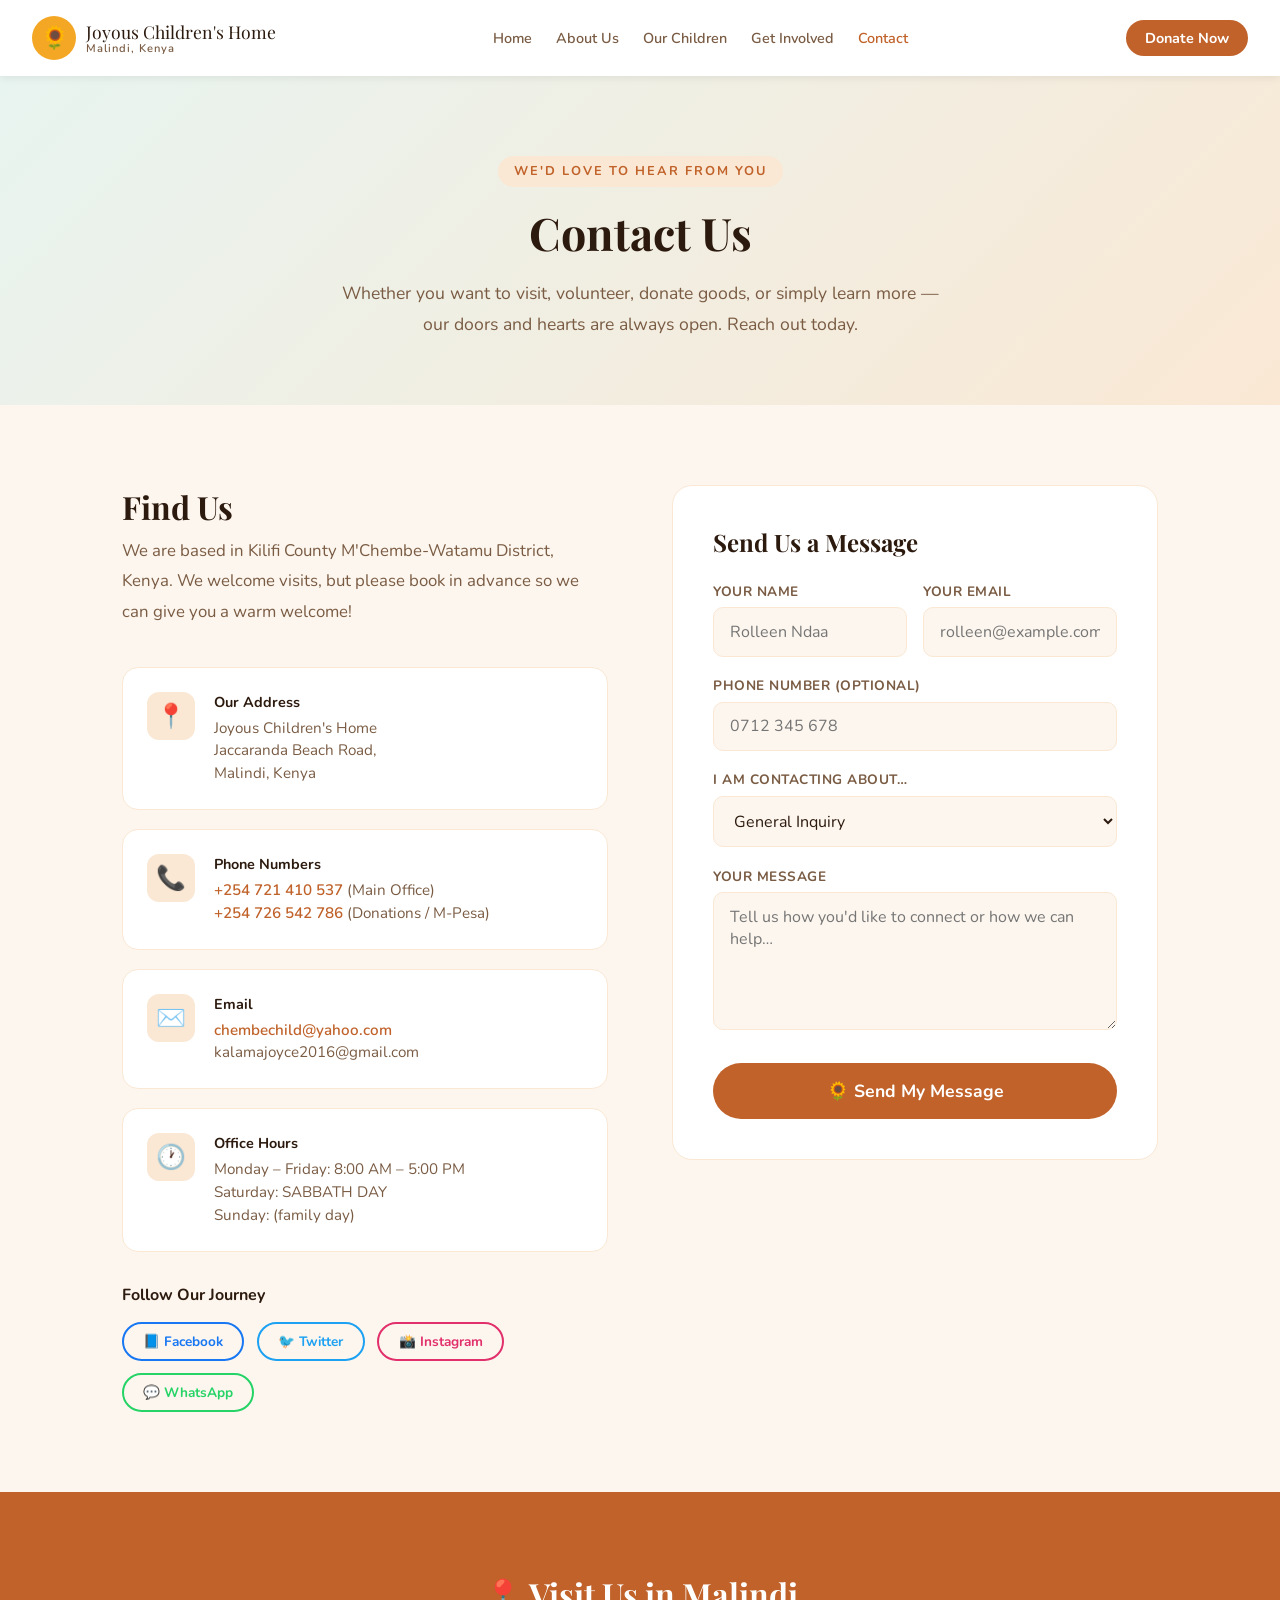
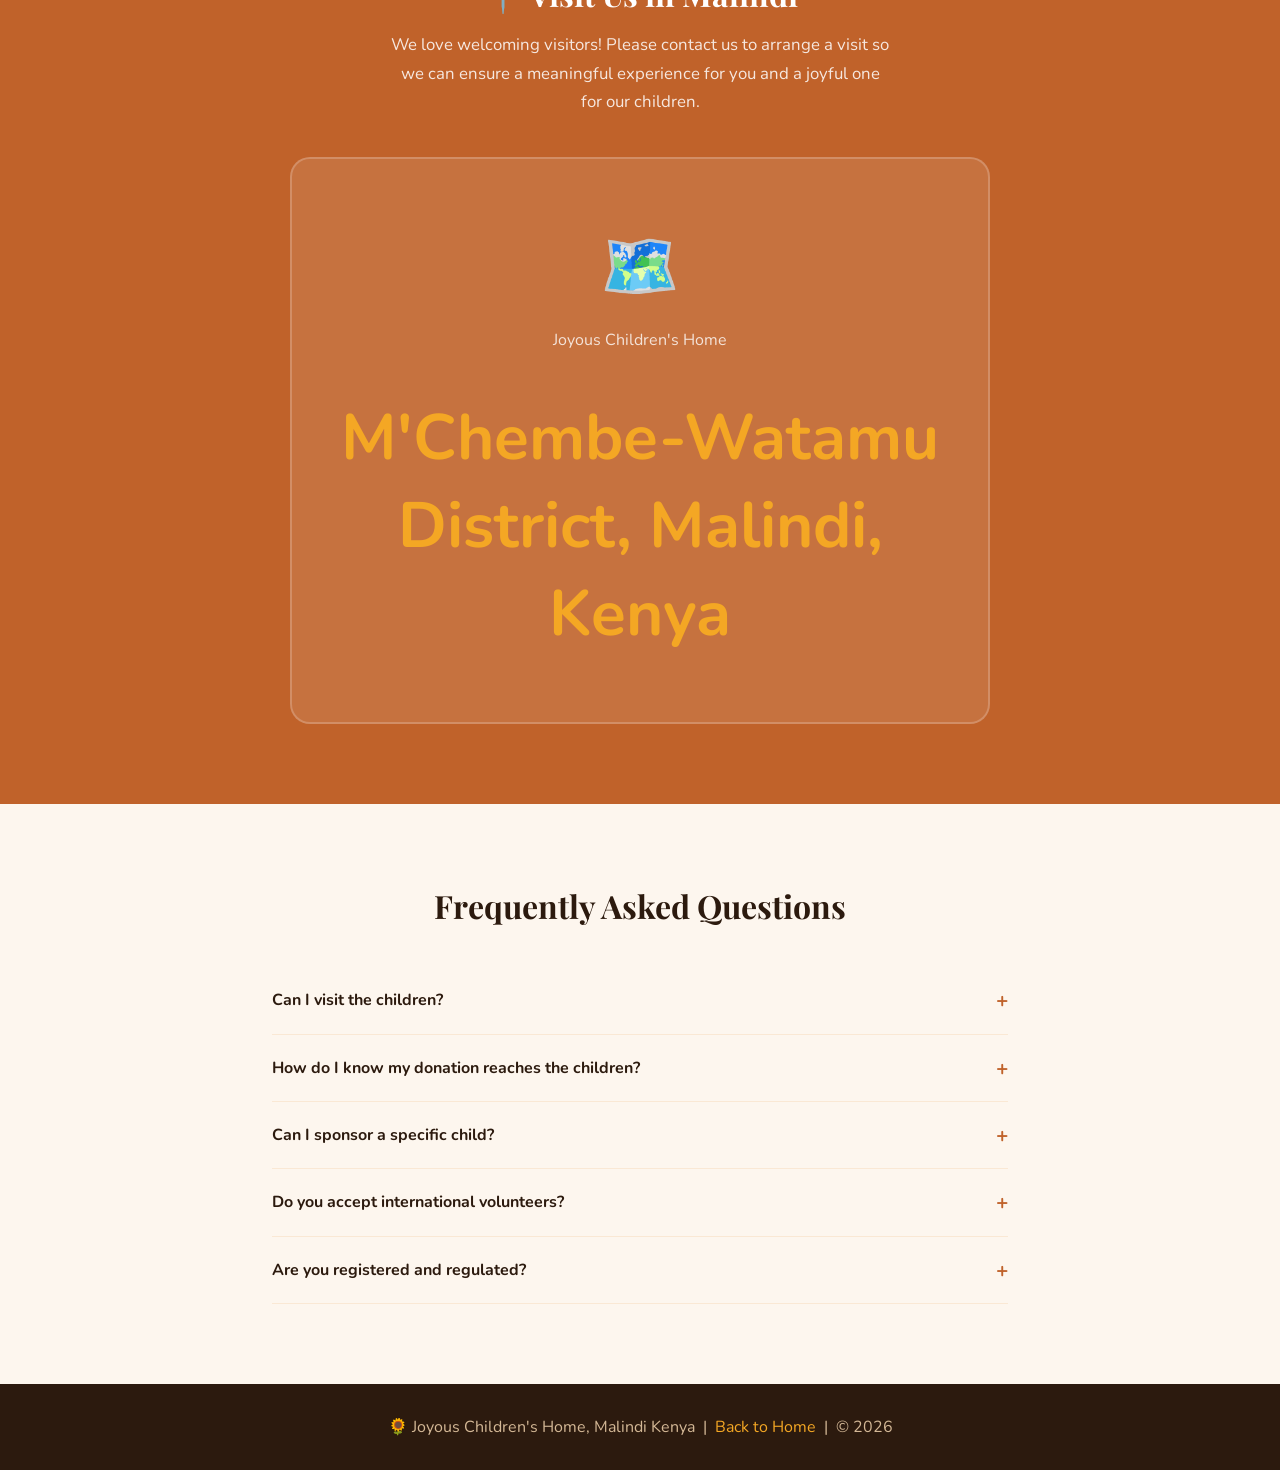
<file: joyous_home/contact.html>
<!DOCTYPE html>
<html lang="en">
<head>
<meta charset="UTF-8">
<meta name="viewport" content="width=device-width, initial-scale=1.0">
<title>Contact Us – Joyous Children's Home Kenya</title>
<link href="https://fonts.googleapis.com/css2?family=Playfair+Display:wght@400;700&family=Nunito:wght@400;600;700&display=swap" rel="stylesheet">
<style>
  :root {
    --sun: #F4A724; --earth: #C0622A; --grass: #4A7C3F;
    --sky: #E8F4F0; --cream: #FDF6EE; --soft: #FAE8D4;
    --text: #2C1A0E; --muted: #7A5C44; --white: #FFFFFF;
  }
  * { margin: 0; padding: 0; box-sizing: border-box; }
  body { font-family: 'Nunito', sans-serif; background: var(--cream); color: var(--text); }
  nav { background: var(--white); padding: 1rem 2rem; display: flex; justify-content: space-between; align-items: center; box-shadow: 0 2px 8px rgba(0,0,0,0.07); position: sticky; top: 0; z-index: 100; }
  .logo { display: flex; align-items: center; gap: 10px; text-decoration: none; }
  .logo-icon { width: 44px; height: 44px; background: var(--sun); border-radius: 50%; display: flex; align-items: center; justify-content: center; font-size: 22px; }
  .logo-text { font-family: 'Playfair Display', serif; font-size: 1.1rem; color: var(--text); line-height: 1.2; }
  .logo-text span { display: block; font-size: 0.7rem; font-family: 'Nunito', sans-serif; color: var(--muted); font-weight: 600; letter-spacing: 1px; }
  nav ul { list-style: none; display: flex; gap: 1.5rem; }
  nav ul a { text-decoration: none; color: var(--muted); font-weight: 600; font-size: 0.9rem; }
  nav ul a:hover, nav ul a.active { color: var(--earth); }
  .nav-donate { background: var(--earth); color: var(--white); padding: 0.5rem 1.2rem; border-radius: 25px; text-decoration: none; font-weight: 700; font-size: 0.9rem; }
  .section-tag { background: var(--soft); color: var(--earth); font-size: 0.8rem; font-weight: 700; letter-spacing: 2px; text-transform: uppercase; padding: 0.4rem 1rem; border-radius: 20px; display: inline-block; margin-bottom: 1rem; }

  .page-hero { background: linear-gradient(135deg, var(--sky) 0%, var(--soft) 100%); padding: 5rem 2rem 4rem; text-align: center; }
  .page-hero h1 { font-family: 'Playfair Display', serif; font-size: 2.8rem; color: var(--text); margin-bottom: 1rem; }
  .page-hero p { font-size: 1.1rem; color: var(--muted); max-width: 600px; margin: 0 auto; line-height: 1.8; }

  /* CONTACT SECTION */
  .contact-section { display: grid; grid-template-columns: 1fr 1fr; gap: 4rem; max-width: 1100px; margin: 0 auto; padding: 5rem 2rem; align-items: start; }

  /* CONTACT INFO */
  .contact-info h2 { font-family: 'Playfair Display', serif; font-size: 2rem; color: var(--text); margin-bottom: 0.5rem; }
  .contact-info > p { color: var(--muted); line-height: 1.8; margin-bottom: 2.5rem; font-size: 1.05rem; }
  .info-card {
    background: var(--white); border-radius: 16px; padding: 1.5rem;
    display: flex; align-items: flex-start; gap: 1.2rem;
    margin-bottom: 1.2rem; border: 1px solid var(--soft);
    transition: border-color 0.2s;
  }
  .info-card:hover { border-color: var(--sun); }
  .info-icon {
    width: 48px; height: 48px; background: var(--soft); border-radius: 12px;
    display: flex; align-items: center; justify-content: center;
    font-size: 1.5rem; flex-shrink: 0;
  }
  .info-content strong { display: block; color: var(--text); font-size: 0.9rem; margin-bottom: 0.3rem; }
  .info-content p { color: var(--muted); font-size: 0.95rem; line-height: 1.5; }
  .info-content a { color: var(--earth); text-decoration: none; font-weight: 600; }
  .info-content a:hover { text-decoration: underline; }

  /* SOCIAL LINKS */
  .social-section { margin-top: 2rem; }
  .social-section h3 { font-size: 1rem; color: var(--text); font-weight: 700; margin-bottom: 1rem; }
  .social-links { display: flex; gap: 0.8rem; flex-wrap: wrap; }
  .social-btn {
    display: flex; align-items: center; gap: 0.5rem;
    padding: 0.5rem 1.2rem; border-radius: 25px;
    text-decoration: none; font-size: 0.85rem; font-weight: 700;
    transition: all 0.2s; border: 2px solid;
  }
  .fb { border-color: #1877F2; color: #1877F2; }
  .fb:hover { background: #1877F2; color: var(--white); }
  .tw { border-color: #1DA1F2; color: #1DA1F2; }
  .tw:hover { background: #1DA1F2; color: var(--white); }
  .ig { border-color: #E1306C; color: #E1306C; }
  .ig:hover { background: #E1306C; color: var(--white); }
  .wa { border-color: #25D366; color: #25D366; }
  .wa:hover { background: #25D366; color: var(--white); }

  /* FORM */
  .form-card { background: var(--white); border-radius: 20px; padding: 2.5rem; border: 1px solid var(--soft); }
  .form-card h3 { font-family: 'Playfair Display', serif; font-size: 1.5rem; color: var(--text); margin-bottom: 1.5rem; }
  .form-group { margin-bottom: 1.2rem; }
  .form-group label { display: block; font-size: 0.85rem; font-weight: 700; color: var(--muted); margin-bottom: 0.4rem; text-transform: uppercase; letter-spacing: 0.5px; }
  .form-group input, .form-group select, .form-group textarea {
    width: 100%; padding: 0.8rem 1rem;
    border: 1.5px solid var(--soft); border-radius: 10px;
    font-family: 'Nunito', sans-serif; font-size: 1rem;
    color: var(--text); background: var(--cream);
    transition: border-color 0.2s;
  }
  .form-group input:focus, .form-group select:focus, .form-group textarea:focus { outline: none; border-color: var(--earth); }
  .form-row { display: grid; grid-template-columns: 1fr 1fr; gap: 1rem; }
  .submit-btn { width: 100%; padding: 1rem; background: var(--earth); color: var(--white); border: none; border-radius: 30px; font-family: 'Nunito', sans-serif; font-size: 1.1rem; font-weight: 700; cursor: pointer; transition: all 0.2s; margin-top: 0.5rem; }
  .submit-btn:hover { background: var(--sun); color: var(--text); }
  #success-msg { display: none; background: #EAF4E8; border: 1px solid #4A7C3F; border-radius: 10px; padding: 1rem; text-align: center; color: var(--grass); font-weight: 600; margin-top: 1rem; }

  /* MAP / LOCATION */
  .location-section { background: var(--earth); padding: 5rem 2rem; text-align: center; }
  .location-section h2 { font-family: 'Playfair Display', serif; font-size: 2rem; color: var(--white); margin-bottom: 1rem; }
  .location-section p { color: rgba(255,255,255,0.85); margin-bottom: 2.5rem; max-width: 500px; margin: 0 auto 2.5rem; font-size: 1.05rem; line-height: 1.7; }
  .map-placeholder {
    max-width: 700px; margin: 0 auto;
    background: rgba(255,255,255,0.1); border-radius: 20px;
    border: 2px solid rgba(255,255,255,0.2);
    padding: 4rem 2rem; font-size: 4rem;
  }
  .map-placeholder p { color: rgba(255,255,255,0.8); font-size: 1rem; margin-top: 1rem; }
  .map-placeholder strong { color: var(--sun); display: block; margin-top: 0.5rem; }

  /* FAQ */
  .faq { padding: 5rem 2rem; max-width: 800px; margin: 0 auto; }
  .faq h2 { font-family: 'Playfair Display', serif; font-size: 2rem; color: var(--text); text-align: center; margin-bottom: 2.5rem; }
  .faq-item { border-bottom: 1px solid var(--soft); padding: 1.2rem 0; cursor: pointer; }
  .faq-question { display: flex; justify-content: space-between; align-items: center; font-weight: 700; color: var(--text); font-size: 1rem; }
  .faq-toggle { font-size: 1.3rem; color: var(--earth); transition: transform 0.2s; }
  .faq-answer { color: var(--muted); font-size: 0.95rem; line-height: 1.7; max-height: 0; overflow: hidden; transition: max-height 0.3s, padding 0.3s; }
  .faq-item.open .faq-answer { max-height: 200px; padding-top: 0.8rem; }
  .faq-item.open .faq-toggle { transform: rotate(45deg); }

  footer { background: var(--text); color: #D4B896; padding: 2rem; text-align: center; }
  footer a { color: var(--sun); text-decoration: none; }

  @media (max-width: 768px) {
    .contact-section { grid-template-columns: 1fr; }
    .form-row { grid-template-columns: 1fr; }
    .page-hero h1 { font-size: 2rem; }
    nav ul { display: none; }
  }
</style>
</head>
<body>

<nav>
  <a href="index.html" class="logo">
    <div class="logo-icon">🌻</div>
    <div class="logo-text">Joyous Children's Home <span>Malindi, Kenya</span></div>
  </a>
  <ul>
    <li><a href="index.html">Home</a></li>
    <li><a href="about.html">About Us</a></li>
    <li><a href="children.html">Our Children</a></li>
    <li><a href="getinvolved.html">Get Involved</a></li>
    <li><a href="contact.html" class="active">Contact</a></li>
  </ul>
  <a href="donate.html" class="nav-donate">Donate Now</a>
</nav>

<section class="page-hero">
  <div class="section-tag">We'd Love to Hear From You</div>
  <h1>Contact Us</h1>
  <p>Whether you want to visit, volunteer, donate goods, or simply learn more — our doors and hearts are always open. Reach out today.</p>
</section>

<section class="contact-section">
  <!-- INFO -->
  <div class="contact-info">
    <h2>Find Us</h2>
    <p>We are based in Kilifi County M'Chembe-Watamu District, Kenya. We welcome visits, but please book in advance so we can give you a warm welcome!</p>

    <div class="info-card">
      <div class="info-icon">📍</div>
      <div class="info-content">
        <strong>Our Address</strong>
        <p>Joyous Children's Home<br>Jaccaranda Beach Road,<br>Malindi, Kenya</p>
      </div>
    </div>

    <div class="info-card">
      <div class="info-icon">📞</div>
      <div class="info-content">
        <strong>Phone Numbers</strong>
        <p><a href="tel:+254712345678">+254 721 410 537</a> (Main Office)<br>
           <a href="tel:+254733456789">+254 726 542 786</a> (Donations / M-Pesa)</p>
      </div>
    </div>

    <div class="info-card">
      <div class="info-icon">✉️</div>
      <div class="info-content">
        <strong>Email</strong>
        <p><a href="mailto:info@joyoushome.co.ke">chembechild@yahoo.com</a><br>
           <a href="mailto:donate@joyoushome.co.ke"></a>kalamajoyce2016@gmail.com</p>
      </div>
    </div>

    <div class="info-card">
      <div class="info-icon">🕐</div>
      <div class="info-content">
        <strong>Office Hours</strong>
        <p>Monday – Friday: 8:00 AM – 5:00 PM<br>
           Saturday: SABBATH DAY<br>
           Sunday:  (family day)</p>
      </div>
    </div>

    <div class="social-section">
      <h3>Follow Our Journey</h3>
      <div class="social-links">
        <a href="#" class="social-btn fb">📘 Facebook</a>
        <a href="#" class="social-btn tw">🐦 Twitter</a>
        <a href="#" class="social-btn ig">📸 Instagram</a>
        <a href="https://wa.me/0728770911"  class="social-btn wa">💬 WhatsApp</a>
      



      </div>
    </div>
  </div>

  <!-- FORM -->
  <div class="form-card">
    <h3>Send Us a Message</h3>
    <div class="form-row">
      <div class="form-group">
        <label>Your Name</label>
        <input type="text" id="name" placeholder="Rolleen Ndaa">
      </div>
      <div class="form-group">
        <label>Your Email</label>
        <input type="email" id="email" placeholder="rolleen@example.com">
      </div>
    </div>
    <div class="form-group">
      <label>Phone Number (optional)</label>
      <input type="tel" placeholder="0712 345 678">
    </div>
    <div class="form-group">
      <label>I am contacting about…</label>
      <select id="subject">
        <option>General Inquiry</option>
        <option>Donations</option>
        <option>Volunteering</option>
        <option>Visiting the Home</option>
        <option>Media & Press</option>
        <option>Corporate Partnership</option>
        <option>Child Welfare / Referral</option>
      </select>
    </div>
    <div class="form-group">
      <label>Your Message</label>
      <textarea rows="5" id="message" placeholder="Tell us how you'd like to connect or how we can help…"></textarea>
    </div>
    <button class="submit-btn" onclick="sendMessage()">🌻 Send My Message</button>
    <div id="success-msg">
      ✅ Thank you! We've received your message and will get back to you within 1–2 business days.
    </div>
  </div>
</section>

<!-- LOCATION -->
<section class="location-section">
  <h2>📍 Visit Us in Malindi</h2>
  <p>We love welcoming visitors! Please contact us to arrange a visit so we can ensure a meaningful experience for you and a joyful one for our children.</p>
  <div class="map-placeholder">
    🗺️
    <p>Joyous Children's Home</p>
    <strong>M'Chembe-Watamu District, Malindi, Kenya</strong>
  </div>
</section>

<!-- FAQ -->
<section class="faq">
  <h2>Frequently Asked Questions</h2>

  <div class="faq-item" onclick="toggleFaq(this)">
    <div class="faq-question">Can I visit the children? <span class="faq-toggle">+</span></div>
    <div class="faq-answer">Yes! Visits are welcome but must be arranged in advance. Please contact us to schedule, and we will ensure a warm, structured, and meaningful visit for everyone involved.</div>
  </div>

  <div class="faq-item" onclick="toggleFaq(this)">
    <div class="faq-question">How do I know my donation reaches the children? <span class="faq-toggle">+</span></div>
    <div class="faq-answer">We publish annual reports and send regular updates to our donors. 100% of donations go directly to the children's needs. We also welcome unannounced visits from donors who wish to see impact firsthand.</div>
  </div>

  <div class="faq-item" onclick="toggleFaq(this)">
    <div class="faq-question">Can I sponsor a specific child? <span class="faq-toggle">+</span></div>
    <div class="faq-answer">Yes! Child sponsorship is one of our most impactful programmes. You receive updates, school reports, and artwork from your sponsored child. Contact us to learn more.</div>
  </div>

  <div class="faq-item" onclick="toggleFaq(this)">
    <div class="faq-question">Do you accept international volunteers? <span class="faq-toggle">+</span></div>
    <div class="faq-answer">Absolutely. We welcome international volunteers who commit to at least 4 weeks. We can assist with orientation and help with local accommodation options. Fill in our volunteer form to get started.</div>
  </div>

  <div class="faq-item" onclick="toggleFaq(this)">
    <div class="faq-question">Are you registered and regulated? <span class="faq-toggle">+</span></div>
    <div class="faq-answer">Yes. Joyous Children's Home is fully registered with the Kenya government as a Charitable Children's Institution and is regulated by the Department of Children Services. We hold all required permits and undergo regular inspections.</div>
  </div>
</section>

<footer>
  <p>🌻 Joyous Children's Home, Malindi Kenya &nbsp;|&nbsp; <a href="index.html">Back to Home</a> &nbsp;|&nbsp; &copy; 2026</p>
</footer>

<script>
  function sendMessage() {
    const name = document.getElementById('name').value;
    const email = document.getElementById('email').value;
    const message = document.getElementById('message').value;
    if (!name || !email || !message) {
      alert('Please fill in your name, email, and message.');
      return;
    }
    document.getElementById('success-msg').style.display = 'block';
    document.getElementById('name').value = '';
    document.getElementById('email').value = '';
    document.getElementById('message').value = '';
  }

  function toggleFaq(item) {
    const wasOpen = item.classList.contains('open');
    document.querySelectorAll('.faq-item').forEach(i => i.classList.remove('open'));
    if (!wasOpen) item.classList.add('open');
  }
</script>

</body>
</html>
</file>
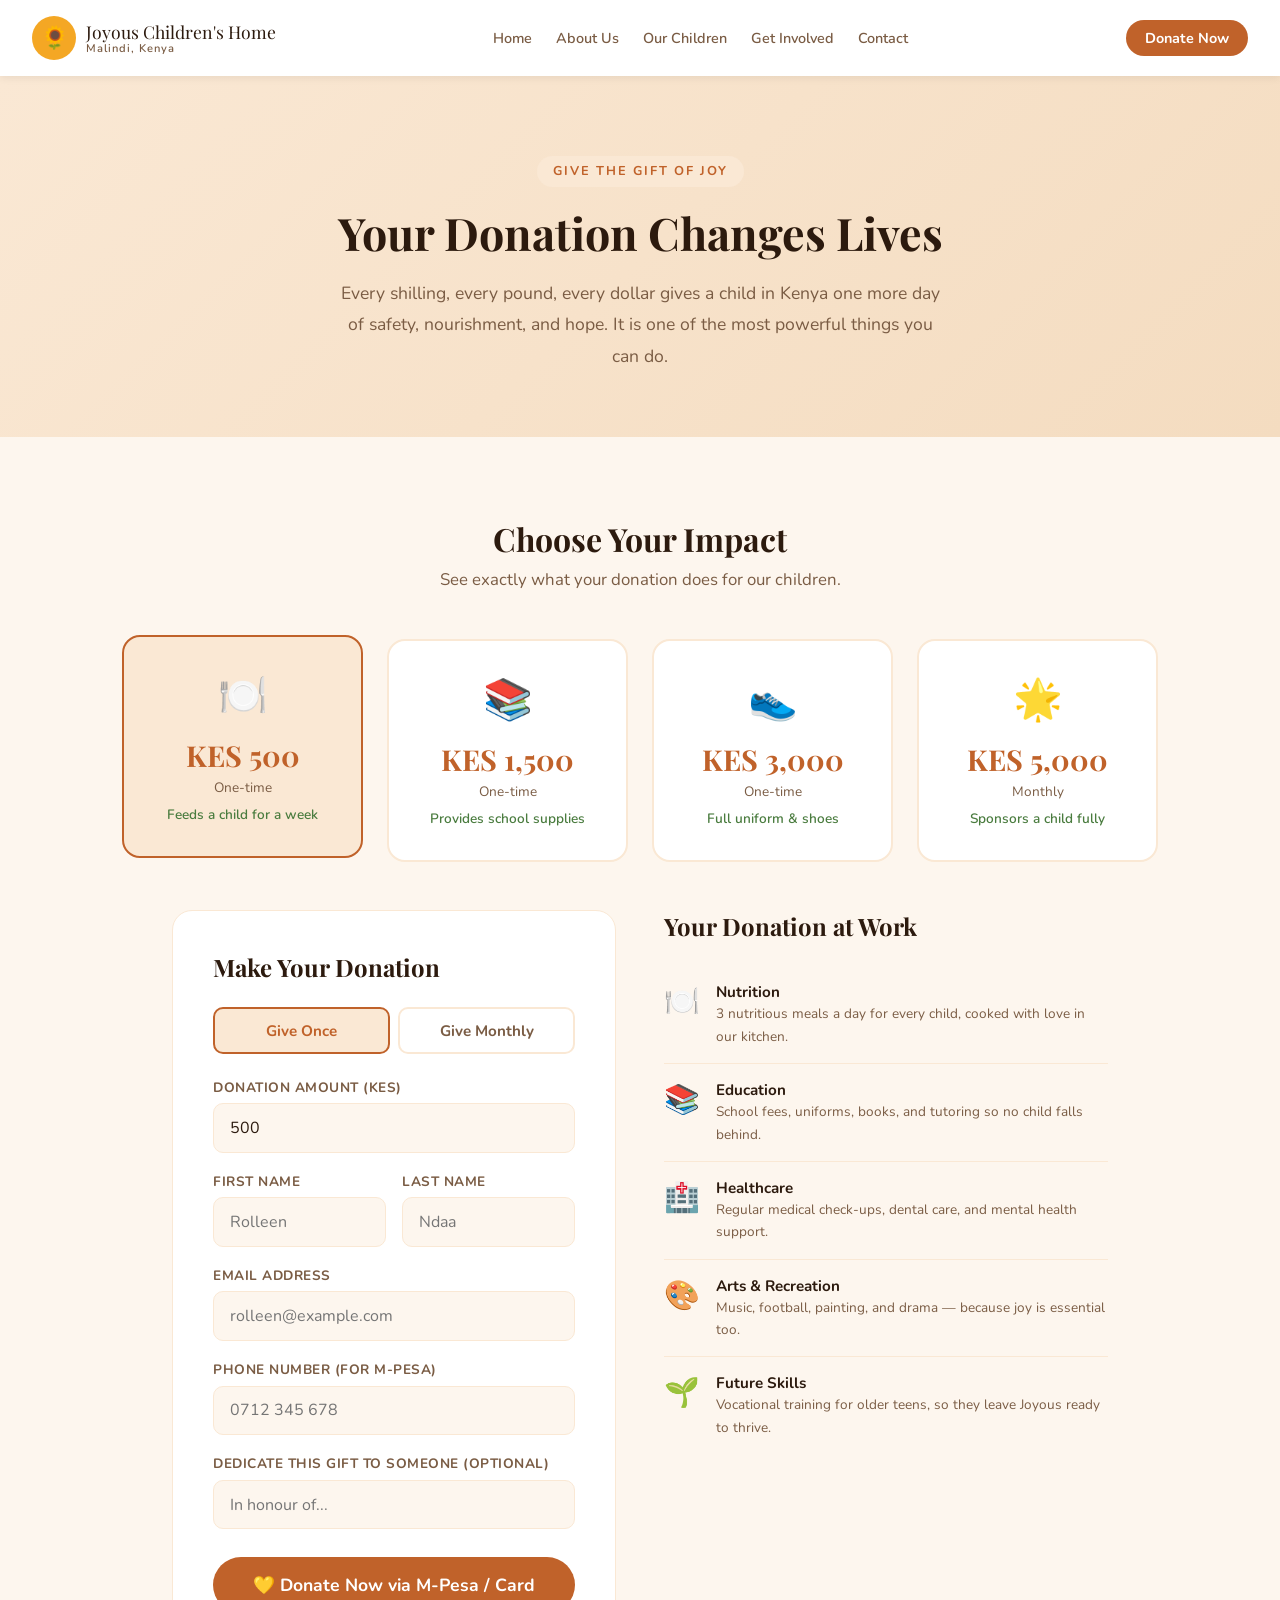
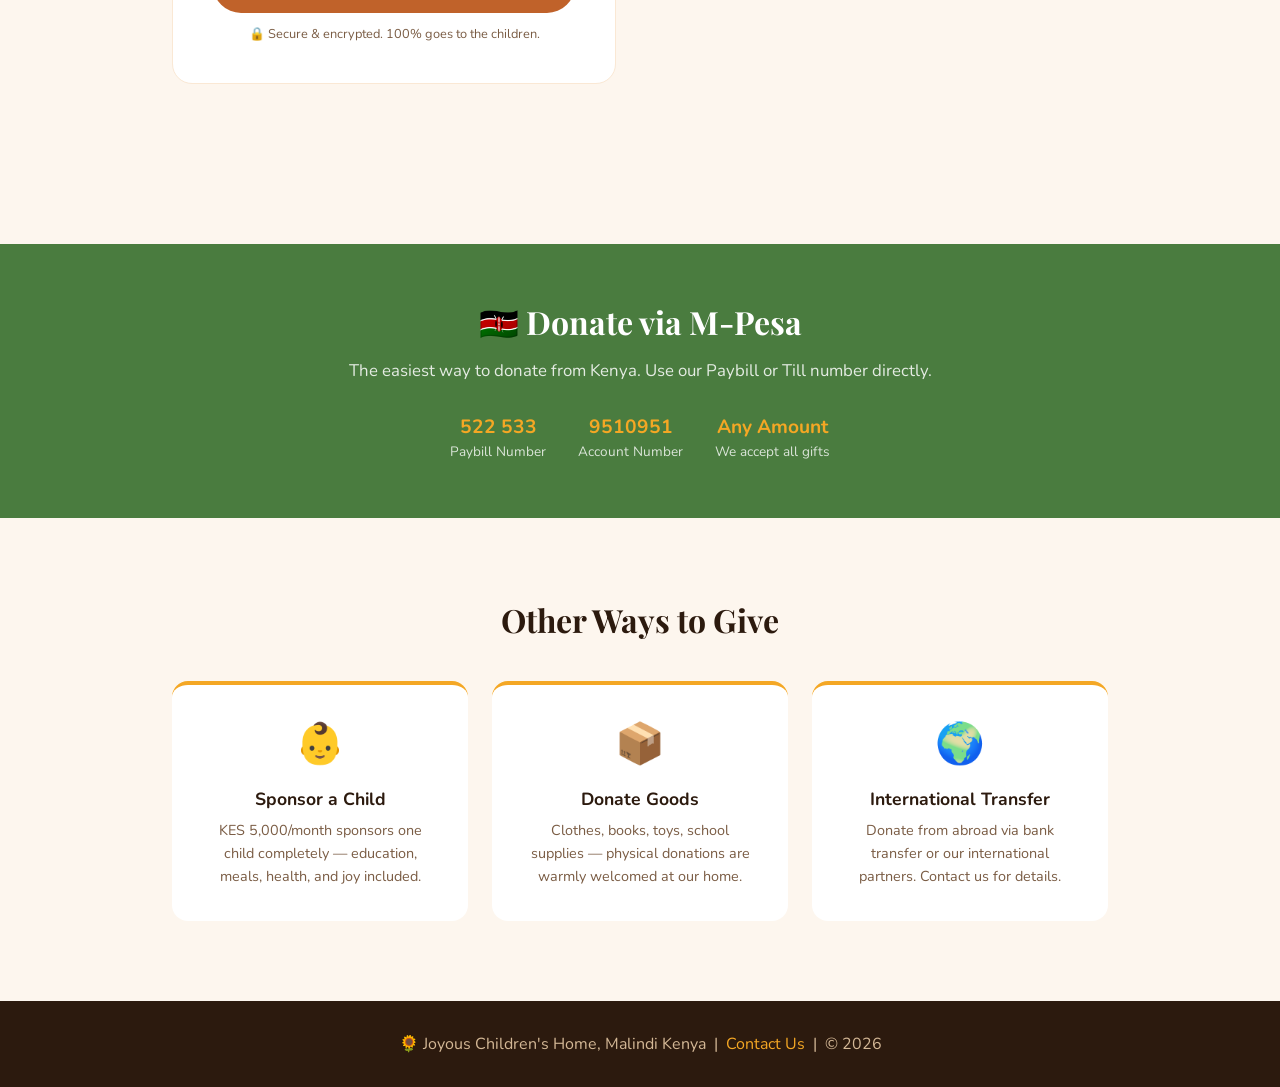
<file: joyous_home/donate.html>
<!DOCTYPE html>
<html lang="en">
<head>
<meta charset="UTF-8">
<meta name="viewport" content="width=device-width, initial-scale=1.0">
<title>Donate – Joyous Children's Home Kenya</title>
<link href="https://fonts.googleapis.com/css2?family=Playfair+Display:wght@400;700&family=Nunito:wght@400;600;700&display=swap" rel="stylesheet">
<style>
  :root {
    --sun: #F4A724; --earth: #C0622A; --grass: #4A7C3F;
    --sky: #E8F4F0; --cream: #FDF6EE; --soft: #FAE8D4;
    --text: #2C1A0E; --muted: #7A5C44; --white: #FFFFFF;
  }
  * { margin: 0; padding: 0; box-sizing: border-box; }
  body { font-family: 'Nunito', sans-serif; background: var(--cream); color: var(--text); }
  nav { background: var(--white); padding: 1rem 2rem; display: flex; justify-content: space-between; align-items: center; box-shadow: 0 2px 8px rgba(0,0,0,0.07); position: sticky; top: 0; z-index: 100; }
  .logo { display: flex; align-items: center; gap: 10px; text-decoration: none; }
  .logo-icon { width: 44px; height: 44px; background: var(--sun); border-radius: 50%; display: flex; align-items: center; justify-content: center; font-size: 22px; }
  .logo-text { font-family: 'Playfair Display', serif; font-size: 1.1rem; color: var(--text); line-height: 1.2; }
  .logo-text span { display: block; font-size: 0.7rem; font-family: 'Nunito', sans-serif; color: var(--muted); font-weight: 600; letter-spacing: 1px; }
  nav ul { list-style: none; display: flex; gap: 1.5rem; }
  nav ul a { text-decoration: none; color: var(--muted); font-weight: 600; font-size: 0.9rem; transition: color 0.2s; }
  nav ul a:hover, nav ul a.active { color: var(--earth); }
  .nav-donate { background: var(--earth); color: var(--white); padding: 0.5rem 1.2rem; border-radius: 25px; text-decoration: none; font-weight: 700; font-size: 0.9rem; }
  .section-tag { background: var(--soft); color: var(--earth); font-size: 0.8rem; font-weight: 700; letter-spacing: 2px; text-transform: uppercase; padding: 0.4rem 1rem; border-radius: 20px; display: inline-block; margin-bottom: 1rem; }

  /* HERO */
  .page-hero { background: linear-gradient(135deg, var(--soft) 0%, #F4DCC0 100%); padding: 5rem 2rem 4rem; text-align: center; }
  .page-hero h1 { font-family: 'Playfair Display', serif; font-size: 2.8rem; color: var(--text); margin-bottom: 1rem; }
  .page-hero p { font-size: 1.1rem; color: var(--muted); max-width: 600px; margin: 0 auto; line-height: 1.8; }

  /* IMPACT AMOUNTS */
  .impact { padding: 5rem 2rem; max-width: 1100px; margin: 0 auto; }
  .impact h2 { font-family: 'Playfair Display', serif; font-size: 2rem; color: var(--text); text-align: center; margin-bottom: 0.5rem; }
  .impact > p { text-align: center; color: var(--muted); margin-bottom: 3rem; font-size: 1.05rem; }
  .amounts-grid { display: grid; grid-template-columns: repeat(4, 1fr); gap: 1.5rem; margin-bottom: 3rem; }
  .amount-card {
    background: var(--white); border-radius: 18px; padding: 2rem;
    text-align: center; cursor: pointer; border: 2px solid var(--soft);
    transition: all 0.25s;
  }
  .amount-card:hover, .amount-card.selected {
    border-color: var(--earth); background: var(--soft);
    transform: translateY(-4px);
  }
  .amount-emoji { font-size: 2.5rem; margin-bottom: 0.8rem; }
  .amount-price { font-family: 'Playfair Display', serif; font-size: 1.8rem; color: var(--earth); font-weight: 700; }
  .amount-label { font-size: 0.85rem; color: var(--muted); margin-top: 0.3rem; }
  .amount-impact { font-size: 0.85rem; color: var(--grass); font-weight: 600; margin-top: 0.5rem; }

  /* DONATE FORM */
  .donate-form-section {
    display: grid; grid-template-columns: 1fr 1fr;
    gap: 3rem; max-width: 1000px; margin: 0 auto;
    padding: 0 2rem 5rem;
    align-items: start;
  }
  .form-card { background: var(--white); border-radius: 20px; padding: 2.5rem; border: 1px solid var(--soft); }
  .form-card h3 { font-family: 'Playfair Display', serif; font-size: 1.5rem; color: var(--text); margin-bottom: 1.5rem; }
  .form-group { margin-bottom: 1.2rem; }
  .form-group label { display: block; font-size: 0.85rem; font-weight: 700; color: var(--muted); margin-bottom: 0.4rem; text-transform: uppercase; letter-spacing: 0.5px; }
  .form-group input, .form-group select {
    width: 100%; padding: 0.8rem 1rem;
    border: 1.5px solid var(--soft); border-radius: 10px;
    font-family: 'Nunito', sans-serif; font-size: 1rem;
    color: var(--text); background: var(--cream);
    transition: border-color 0.2s;
  }
  .form-group input:focus, .form-group select:focus {
    outline: none; border-color: var(--earth);
  }
  .form-row { display: grid; grid-template-columns: 1fr 1fr; gap: 1rem; }
  .frequency-toggle { display: flex; gap: 0.5rem; margin-bottom: 1.5rem; }
  .freq-btn {
    flex: 1; padding: 0.7rem; border: 2px solid var(--soft);
    border-radius: 10px; background: var(--white); cursor: pointer;
    font-family: 'Nunito', sans-serif; font-size: 0.95rem;
    font-weight: 700; color: var(--muted); transition: all 0.2s;
  }
  .freq-btn.active { border-color: var(--earth); background: var(--soft); color: var(--earth); }
  .submit-btn {
    width: 100%; padding: 1rem; background: var(--earth); color: var(--white);
    border: none; border-radius: 30px; font-family: 'Nunito', sans-serif;
    font-size: 1.1rem; font-weight: 700; cursor: pointer; transition: all 0.2s;
    margin-top: 0.5rem;
  }
  .submit-btn:hover { background: var(--sun); color: var(--text); }
  .secure-note { text-align: center; font-size: 0.8rem; color: var(--muted); margin-top: 0.8rem; }

  /* IMPACT SIDEBAR */
  .impact-sidebar h3 { font-family: 'Playfair Display', serif; font-size: 1.5rem; color: var(--text); margin-bottom: 1.5rem; }
  .impact-list { list-style: none; }
  .impact-list li {
    display: flex; align-items: flex-start; gap: 1rem;
    padding: 1rem 0; border-bottom: 1px solid var(--soft);
  }
  .impact-list li:last-child { border-bottom: none; }
  .impact-icon { font-size: 1.8rem; flex-shrink: 0; }
  .impact-text strong { display: block; color: var(--text); font-size: 0.95rem; }
  .impact-text span { font-size: 0.85rem; color: var(--muted); line-height: 1.5; }

  /* MPESA */
  .mpesa-section { background: var(--grass); padding: 3.5rem 2rem; text-align: center; }
  .mpesa-section h2 { font-family: 'Playfair Display', serif; font-size: 2rem; color: var(--white); margin-bottom: 1rem; }
  .mpesa-section p { color: rgba(255,255,255,0.85); margin-bottom: 2rem; font-size: 1.05rem; }
  .mpesa-code { background: rgba(255,255,255,0.15); border-radius: 14px; padding: 1.5rem 2.5rem; display: inline-block; margin-bottom: 2rem; }
  .mpesa-code p { color: var(--white); margin: 0; font-size: 0.85rem; opacity: 0.8; }
  .mpesa-number { font-family: 'Playfair Display', serif; font-size: 2.5rem; color: var(--sun); }
  .paybill-info { display: flex; gap: 2rem; justify-content: center; flex-wrap: wrap; }
  .paybill-item { color: var(--white); }
  .paybill-item strong { display: block; font-size: 1.2rem; color: var(--sun); }
  .paybill-item span { font-size: 0.85rem; opacity: 0.8; }

  /* OTHER WAYS */
  .other-ways { padding: 5rem 2rem; max-width: 1000px; margin: 0 auto; }
  .other-ways h2 { font-family: 'Playfair Display', serif; font-size: 2rem; color: var(--text); text-align: center; margin-bottom: 2.5rem; }
  .ways-grid { display: grid; grid-template-columns: repeat(3, 1fr); gap: 1.5rem; }
  .way-card { background: var(--white); border-radius: 16px; padding: 2rem; text-align: center; border-top: 4px solid var(--sun); }
  .way-icon { font-size: 2.5rem; margin-bottom: 1rem; }
  .way-card h3 { color: var(--text); font-size: 1.1rem; margin-bottom: 0.5rem; }
  .way-card p { color: var(--muted); font-size: 0.9rem; line-height: 1.6; }

  footer { background: var(--text); color: #D4B896; padding: 2rem; text-align: center; }
  footer a { color: var(--sun); text-decoration: none; }

  @media (max-width: 768px) {
    .amounts-grid { grid-template-columns: repeat(2,1fr); }
    .donate-form-section { grid-template-columns: 1fr; }
    .ways-grid { grid-template-columns: 1fr; }
    .page-hero h1 { font-size: 2rem; }
    nav ul { display: none; }
  }
</style>
</head>
<body>

<nav>
  <a href="index.html" class="logo">
    <div class="logo-icon">🌻</div>
    <div class="logo-text">Joyous Children's Home <span>Malindi, Kenya</span></div>
  </a>
  <ul>
    <li><a href="index.html">Home</a></li>
    <li><a href="about.html">About Us</a></li>
    <li><a href="children.html">Our Children</a></li>
    <li><a href="getinvolved.html">Get Involved</a></li>
    <li><a href="contact.html">Contact</a></li>
  </ul>
  <a href="donate.html" class="nav-donate active">Donate Now</a>
</nav>

<section class="page-hero">
  <div class="section-tag">Give the Gift of Joy</div>
  <h1>Your Donation Changes Lives</h1>
  <p>Every shilling, every pound, every dollar gives a child in Kenya one more day of safety, nourishment, and hope. It is one of the most powerful things you can do.</p>
</section>

<!-- IMPACT AMOUNTS -->
<section class="impact">
  <h2>Choose Your Impact</h2>
  <p>See exactly what your donation does for our children.</p>
  <div class="amounts-grid">
    <div class="amount-card selected" onclick="selectAmount(this)">
      <div class="amount-emoji">🍽️</div>
      <div class="amount-price">KES 500</div>
      <div class="amount-label">One-time</div>
      <div class="amount-impact">Feeds a child for a week</div>
    </div>
    <div class="amount-card" onclick="selectAmount(this)">
      <div class="amount-emoji">📚</div>
      <div class="amount-price">KES 1,500</div>
      <div class="amount-label">One-time</div>
      <div class="amount-impact">Provides school supplies</div>
    </div>
    <div class="amount-card" onclick="selectAmount(this)">
      <div class="amount-emoji">👟</div>
      <div class="amount-price">KES 3,000</div>
      <div class="amount-label">One-time</div>
      <div class="amount-impact">Full uniform & shoes</div>
    </div>
    <div class="amount-card" onclick="selectAmount(this)">
      <div class="amount-emoji">🌟</div>
      <div class="amount-price">KES 5,000</div>
      <div class="amount-label">Monthly</div>
      <div class="amount-impact">Sponsors a child fully</div>
    </div>
  </div>

  <!-- FORM -->
  <div class="donate-form-section">
    <div class="form-card">
      <h3>Make Your Donation</h3>
      <div class="frequency-toggle">
        <button class="freq-btn active" onclick="setFreq(this)">Give Once</button>
        <button class="freq-btn" onclick="setFreq(this)">Give Monthly</button>
      </div>
      <div class="form-group">
        <label>Donation Amount (KES)</label>
        <input type="number" placeholder="Enter amount e.g. 500" id="amount-input" value="500">
      </div>
      <div class="form-row">
        <div class="form-group">
          <label>First Name</label>
          <input type="text" placeholder="Rolleen">
        </div>
        <div class="form-group">
          <label>Last Name</label>
          <input type="text" placeholder="Ndaa">
        </div>
      </div>
      <div class="form-group">
        <label>Email Address</label>
        <input type="email" placeholder="rolleen@example.com">
      </div>
      <div class="form-group">
        <label>Phone Number (for M-Pesa)</label>
        <input type="tel" placeholder="0712 345 678">
      </div>
      <div class="form-group">
        <label>Dedicate this gift to someone (optional)</label>
        <input type="text" placeholder="In honour of...">
      </div>
      <button class="submit-btn">💛 Donate Now via M-Pesa / Card</button>
      <p class="secure-note">🔒 Secure & encrypted. 100% goes to the children.</p>
    </div>

    <div class="impact-sidebar">
      <h3>Your Donation at Work</h3>
      <ul class="impact-list">
        <li>
          <div class="impact-icon">🍽️</div>
          <div class="impact-text">
            <strong>Nutrition</strong>
            <span>3 nutritious meals a day for every child, cooked with love in our kitchen.</span>
          </div>
        </li>
        <li>
          <div class="impact-icon">📚</div>
          <div class="impact-text">
            <strong>Education</strong>
            <span>School fees, uniforms, books, and tutoring so no child falls behind.</span>
          </div>
        </li>
        <li>
          <div class="impact-icon">🏥</div>
          <div class="impact-text">
            <strong>Healthcare</strong>
            <span>Regular medical check-ups, dental care, and mental health support.</span>
          </div>
        </li>
        <li>
          <div class="impact-icon">🎨</div>
          <div class="impact-text">
            <strong>Arts & Recreation</strong>
            <span>Music, football, painting, and drama — because joy is essential too.</span>
          </div>
        </li>
        <li>
          <div class="impact-icon">🌱</div>
          <div class="impact-text">
            <strong>Future Skills</strong>
            <span>Vocational training for older teens, so they leave Joyous ready to thrive.</span>
          </div>
        </li>
      </ul>
    </div>
  </div>
</section>

<!-- MPESA -->
<section class="mpesa-section">
  <h2>🇰🇪 Donate via M-Pesa</h2>
  <p>The easiest way to donate from Kenya. Use our Paybill or Till number directly.</p>
  <div class="paybill-info">
    <div class="paybill-item">
      <strong>522 533</strong>
      <span>Paybill Number</span>
    </div>
    <div class="paybill-item">
      <strong>9510951</strong>
      <span>Account Number</span>
    </div>
    <div class="paybill-item">
      <strong>Any Amount</strong>
      <span>We accept all gifts</span>
    </div>
  </div>
</section>

<!-- OTHER WAYS -->
<section class="other-ways">
  <h2>Other Ways to Give</h2>
  <div class="ways-grid">
    <div class="way-card">
      <div class="way-icon">👶</div>
      <h3>Sponsor a Child</h3>
      <p>KES 5,000/month sponsors one child completely — education, meals, health, and joy included.</p>
    </div>
    <div class="way-card">
      <div class="way-icon">📦</div>
      <h3>Donate Goods</h3>
      <p>Clothes, books, toys, school supplies — physical donations are warmly welcomed at our home.</p>
    </div>
    <div class="way-card">
      <div class="way-icon">🌍</div>
      <h3>International Transfer</h3>
      <p>Donate from abroad via bank transfer or our international partners. Contact us for details.</p>
    </div>
  </div>
</section>

<footer>
  <p>🌻 Joyous Children's Home, Malindi Kenya &nbsp;|&nbsp; <a href="contact.html">Contact Us</a> &nbsp;|&nbsp; &copy; 2026</p>
</footer>

<script>
  function selectAmount(el) {
    document.querySelectorAll('.amount-card').forEach(c => c.classList.remove('selected'));
    el.classList.add('selected');
    const price = el.querySelector('.amount-price').textContent.replace('KES ','').replace(',','');
    document.getElementById('amount-input').value = price;
  }
  function setFreq(btn) {
    document.querySelectorAll('.freq-btn').forEach(b => b.classList.remove('active'));
    btn.classList.add('active');
  }
</script>
</body>
</html>
</file>
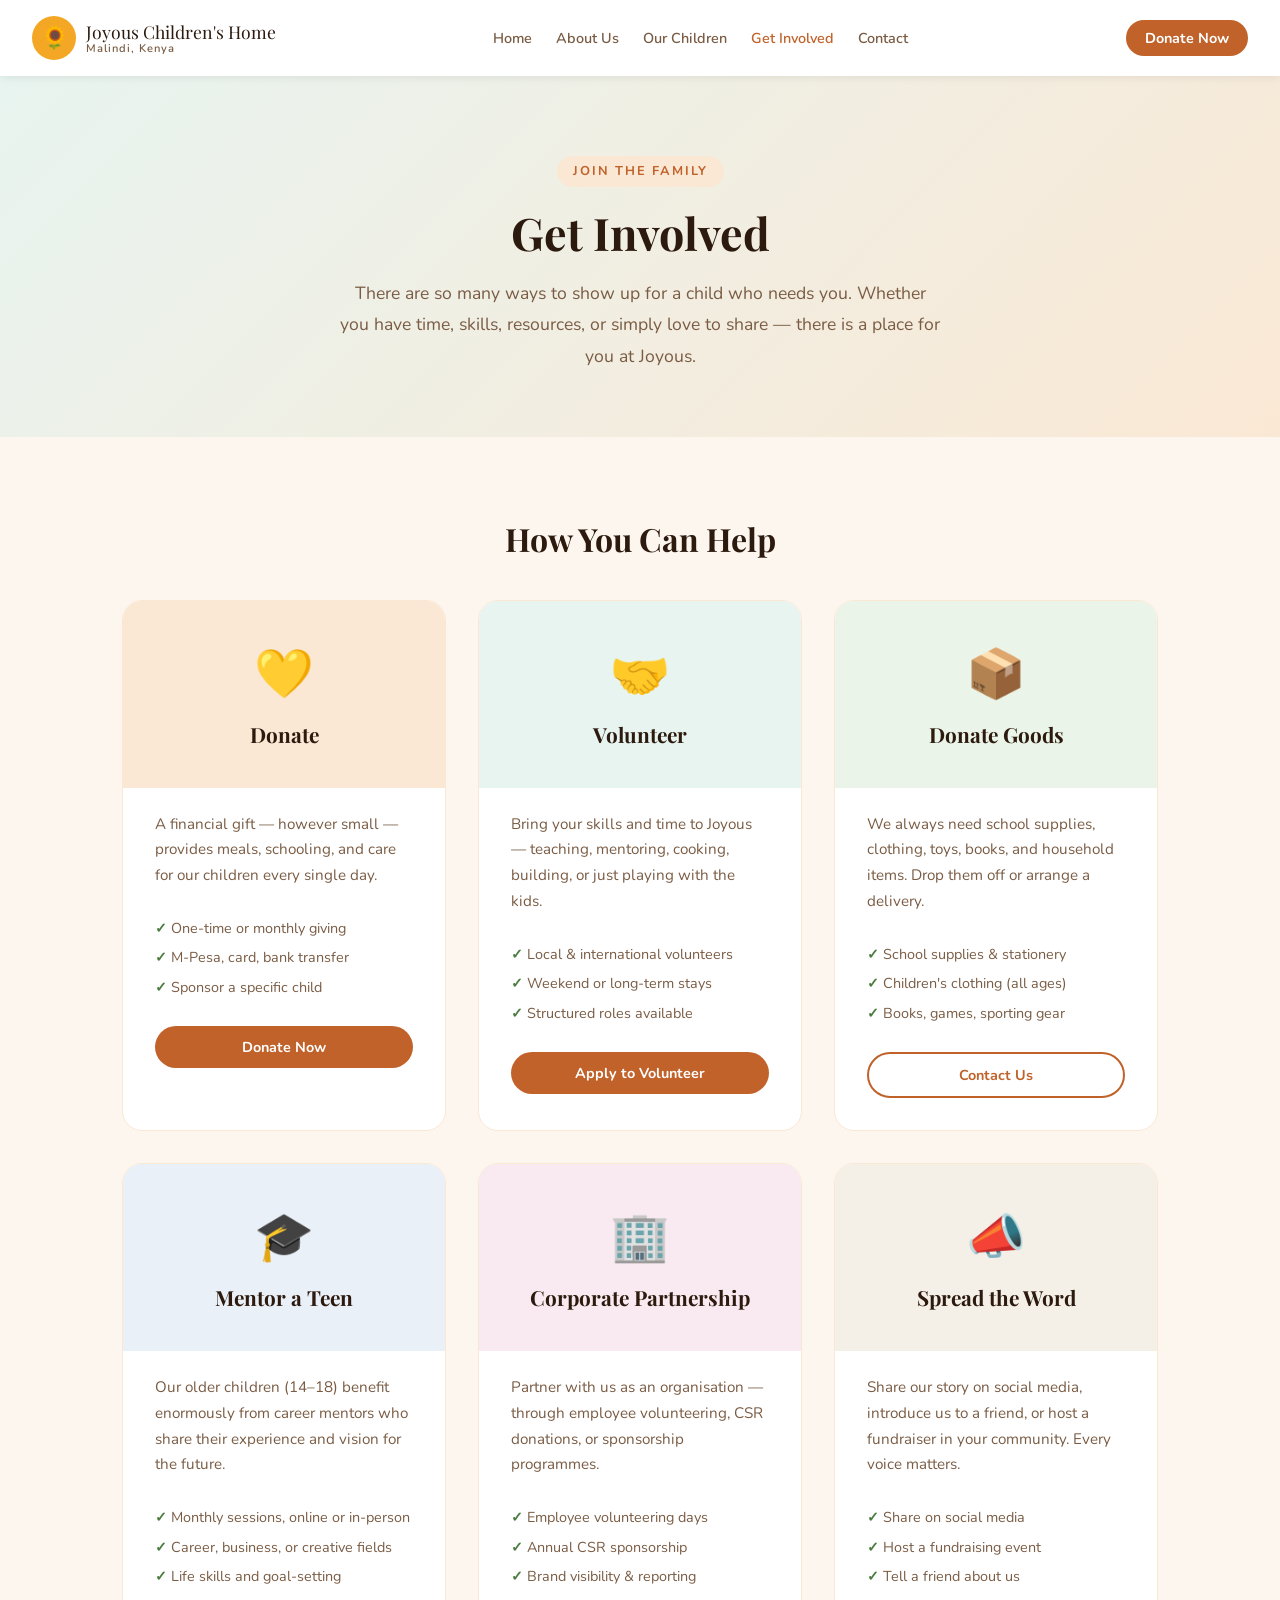
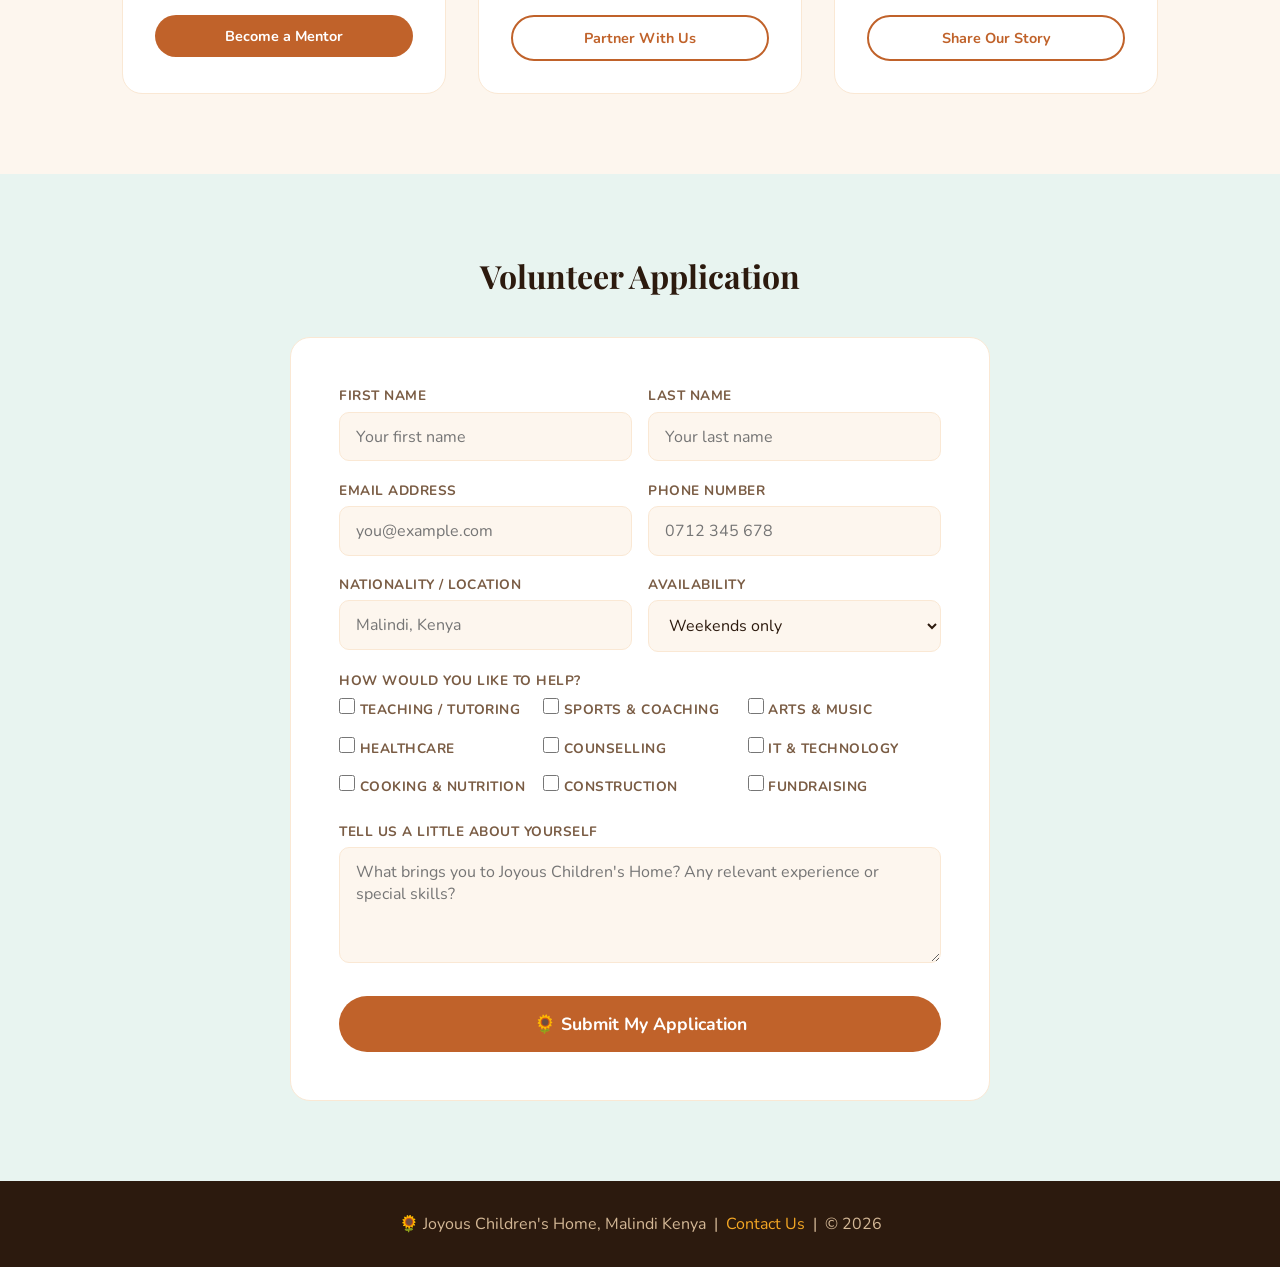
<file: joyous_home/getinvolved.html>
<!DOCTYPE html>
<html lang="en">
<head>
<meta charset="UTF-8">
<meta name="viewport" content="width=device-width, initial-scale=1.0">
<title>Get Involved – Joyous Children's Home Kenya</title>
<link href="https://fonts.googleapis.com/css2?family=Playfair+Display:wght@400;700&family=Nunito:wght@400;600;700&display=swap" rel="stylesheet">
<style>
  :root {
    --sun: #F4A724; --earth: #C0622A; --grass: #4A7C3F;
    --sky: #E8F4F0; --cream: #FDF6EE; --soft: #FAE8D4;
    --text: #2C1A0E; --muted: #7A5C44; --white: #FFFFFF;
  }
  * { margin: 0; padding: 0; box-sizing: border-box; }
  body { font-family: 'Nunito', sans-serif; background: var(--cream); color: var(--text); }
  nav { background: var(--white); padding: 1rem 2rem; display: flex; justify-content: space-between; align-items: center; box-shadow: 0 2px 8px rgba(0,0,0,0.07); position: sticky; top: 0; z-index: 100; }
  .logo { display: flex; align-items: center; gap: 10px; text-decoration: none; }
  .logo-icon { width: 44px; height: 44px; background: var(--sun); border-radius: 50%; display: flex; align-items: center; justify-content: center; font-size: 22px; }
  .logo-text { font-family: 'Playfair Display', serif; font-size: 1.1rem; color: var(--text); line-height: 1.2; }
  .logo-text span { display: block; font-size: 0.7rem; font-family: 'Nunito', sans-serif; color: var(--muted); font-weight: 600; letter-spacing: 1px; }
  nav ul { list-style: none; display: flex; gap: 1.5rem; }
  nav ul a { text-decoration: none; color: var(--muted); font-weight: 600; font-size: 0.9rem; }
  nav ul a:hover, nav ul a.active { color: var(--earth); }
  .nav-donate { background: var(--earth); color: var(--white); padding: 0.5rem 1.2rem; border-radius: 25px; text-decoration: none; font-weight: 700; font-size: 0.9rem; }
  .section-tag { background: var(--soft); color: var(--earth); font-size: 0.8rem; font-weight: 700; letter-spacing: 2px; text-transform: uppercase; padding: 0.4rem 1rem; border-radius: 20px; display: inline-block; margin-bottom: 1rem; }

  .page-hero { background: linear-gradient(135deg, #E8F4F0 0%, var(--soft) 100%); padding: 5rem 2rem 4rem; text-align: center; }
  .page-hero h1 { font-family: 'Playfair Display', serif; font-size: 2.8rem; color: var(--text); margin-bottom: 1rem; }
  .page-hero p { font-size: 1.1rem; color: var(--muted); max-width: 600px; margin: 0 auto; line-height: 1.8; }

  /* WAYS TO HELP */
  .ways { padding: 5rem 2rem; max-width: 1100px; margin: 0 auto; }
  .ways h2 { font-family: 'Playfair Display', serif; font-size: 2rem; color: var(--text); text-align: center; margin-bottom: 2.5rem; }
  .ways-grid { display: grid; grid-template-columns: repeat(3, 1fr); gap: 2rem; }
  .way-card {
    background: var(--white); border-radius: 20px; overflow: hidden;
    border: 1px solid var(--soft); transition: transform 0.2s;
  }
  .way-card:hover { transform: translateY(-5px); }
  .way-header {
    padding: 2.5rem; text-align: center;
    display: flex; flex-direction: column; align-items: center;
  }
  .w1 .way-header { background: var(--soft); }
  .w2 .way-header { background: var(--sky); }
  .w3 .way-header { background: #EAF4E8; }
  .w4 .way-header { background: #EAF0F8; }
  .w5 .way-header { background: #F8EAF0; }
  .w6 .way-header { background: #F4F0E8; }
  .way-icon { font-size: 3rem; margin-bottom: 0.8rem; }
  .way-header h3 { font-family: 'Playfair Display', serif; font-size: 1.3rem; color: var(--text); }
  .way-body { padding: 1.5rem 2rem 2rem; }
  .way-body p { color: var(--muted); font-size: 0.95rem; line-height: 1.7; margin-bottom: 1.5rem; }
  .way-features { list-style: none; margin-bottom: 1.5rem; }
  .way-features li { font-size: 0.9rem; color: var(--muted); padding: 0.3rem 0; }
  .way-features li::before { content: '✓ '; color: var(--grass); font-weight: 700; }
  .way-btn {
    display: block; text-align: center; padding: 0.7rem 1.5rem;
    background: var(--earth); color: var(--white); border-radius: 25px;
    text-decoration: none; font-weight: 700; font-size: 0.9rem;
    transition: background 0.2s;
  }
  .way-btn:hover { background: var(--sun); color: var(--text); }
  .way-btn.outline { background: transparent; border: 2px solid var(--earth); color: var(--earth); }
  .way-btn.outline:hover { background: var(--earth); color: var(--white); }

  /* VOLUNTEER FORM */
  .volunteer-section { background: var(--sky); padding: 5rem 2rem; }
  .volunteer-section h2 { font-family: 'Playfair Display', serif; font-size: 2rem; color: var(--text); text-align: center; margin-bottom: 2.5rem; }
  .volunteer-container { max-width: 700px; margin: 0 auto; background: var(--white); border-radius: 20px; padding: 3rem; border: 1px solid var(--soft); }
  .form-group { margin-bottom: 1.2rem; }
  .form-group label { display: block; font-size: 0.85rem; font-weight: 700; color: var(--muted); margin-bottom: 0.4rem; text-transform: uppercase; letter-spacing: 0.5px; }
  .form-group input, .form-group select, .form-group textarea {
    width: 100%; padding: 0.8rem 1rem;
    border: 1.5px solid var(--soft); border-radius: 10px;
    font-family: 'Nunito', sans-serif; font-size: 1rem;
    color: var(--text); background: var(--cream);
    transition: border-color 0.2s;
  }
  .form-group input:focus, .form-group select:focus, .form-group textarea:focus { outline: none; border-color: var(--earth); }
  .form-row { display: grid; grid-template-columns: 1fr 1fr; gap: 1rem; }
  .skills-checkboxes { display: grid; grid-template-columns: repeat(3, 1fr); gap: 0.7rem; margin-top: 0.5rem; }
  .skill-check { display: flex; align-items: center; gap: 0.5rem; font-size: 0.9rem; color: var(--muted); cursor: pointer; }
  .skill-check input[type="checkbox"] { accent-color: var(--earth); width: 16px; height: 16px; }
  .submit-btn { width: 100%; padding: 1rem; background: var(--earth); color: var(--white); border: none; border-radius: 30px; font-family: 'Nunito', sans-serif; font-size: 1.1rem; font-weight: 700; cursor: pointer; transition: all 0.2s; margin-top: 0.5rem; }
  .submit-btn:hover { background: var(--sun); color: var(--text); }

  /* PARTNERS */
  .partners { padding: 5rem 2rem; max-width: 1000px; margin: 0 auto; text-align: center; }
  .partners h2 { font-family: 'Playfair Display', serif; font-size: 2rem; color: var(--text); margin-bottom: 1rem; }
  .partners p { color: var(--muted); margin-bottom: 3rem; font-size: 1.05rem; }
  .partners-grid { display: grid; grid-template-columns: repeat(4, 1fr); gap: 1.5rem; }
  .partner-logo { background: var(--white); border-radius: 14px; padding: 1.5rem; display: flex; flex-direction: column; align-items: center; justify-content: center; border: 1px solid var(--soft); min-height: 100px; }
  .partner-logo span { font-size: 2rem; margin-bottom: 0.5rem; }
  .partner-logo p { font-size: 0.8rem; color: var(--muted); font-weight: 700; text-align: center; }

  footer { background: var(--text); color: #D4B896; padding: 2rem; text-align: center; }
  footer a { color: var(--sun); text-decoration: none; }

  @media (max-width: 768px) {
    .ways-grid { grid-template-columns: 1fr; }
    .form-row { grid-template-columns: 1fr; }
    .skills-checkboxes { grid-template-columns: repeat(2, 1fr); }
    .partners-grid { grid-template-columns: repeat(2,1fr); }
    .page-hero h1 { font-size: 2rem; }
    nav ul { display: none; }
  }
</style>
</head>
<body>

<nav>
  <a href="index.html" class="logo">
    <div class="logo-icon">🌻</div>
    <div class="logo-text">Joyous Children's Home <span>Malindi, Kenya</span></div>
  </a>
  <ul>
    <li><a href="index.html">Home</a></li>
    <li><a href="about.html">About Us</a></li>
    <li><a href="children.html">Our Children</a></li>
    <li><a href="getinvolved.html" class="active">Get Involved</a></li>
    <li><a href="contact.html">Contact</a></li>
  </ul>
  <a href="donate.html" class="nav-donate">Donate Now</a>
</nav>

<section class="page-hero">
  <div class="section-tag">Join the Family</div>
  <h1>Get Involved</h1>
  <p>There are so many ways to show up for a child who needs you. Whether you have time, skills, resources, or simply love to share — there is a place for you at Joyous.</p>
</section>

<!-- WAYS -->
<section class="ways">
  <h2>How You Can Help</h2>
  <div class="ways-grid">
    <div class="way-card w1">
      <div class="way-header">
        <div class="way-icon">💛</div>
        <h3>Donate</h3>
      </div>
      <div class="way-body">
        <p>A financial gift — however small — provides meals, schooling, and care for our children every single day.</p>
        <ul class="way-features">
          <li>One-time or monthly giving</li>
          <li>M-Pesa, card, bank transfer</li>
          <li>Sponsor a specific child</li>
        </ul>
        <a href="donate.html" class="way-btn">Donate Now</a>
      </div>
    </div>
    <div class="way-card w2">
      <div class="way-header">
        <div class="way-icon">🤝</div>
        <h3>Volunteer</h3>
      </div>
      <div class="way-body">
        <p>Bring your skills and time to Joyous — teaching, mentoring, cooking, building, or just playing with the kids.</p>
        <ul class="way-features">
          <li>Local & international volunteers</li>
          <li>Weekend or long-term stays</li>
          <li>Structured roles available</li>
        </ul>
        <a href="#volunteer-form" class="way-btn">Apply to Volunteer</a>
      </div>
    </div>
    <div class="way-card w3">
      <div class="way-header">
        <div class="way-icon">📦</div>
        <h3>Donate Goods</h3>
      </div>
      <div class="way-body">
        <p>We always need school supplies, clothing, toys, books, and household items. Drop them off or arrange a delivery.</p>
        <ul class="way-features">
          <li>School supplies & stationery</li>
          <li>Children's clothing (all ages)</li>
          <li>Books, games, sporting gear</li>
        </ul>
        <a href="contact.html" class="way-btn outline">Contact Us</a>
      </div>
    </div>
    <div class="way-card w4">
      <div class="way-header">
        <div class="way-icon">🎓</div>
        <h3>Mentor a Teen</h3>
      </div>
      <div class="way-body">
        <p>Our older children (14–18) benefit enormously from career mentors who share their experience and vision for the future.</p>
        <ul class="way-features">
          <li>Monthly sessions, online or in-person</li>
          <li>Career, business, or creative fields</li>
          <li>Life skills and goal-setting</li>
        </ul>
        <a href="#volunteer-form" class="way-btn">Become a Mentor</a>
      </div>
    </div>
    <div class="way-card w5">
      <div class="way-header">
        <div class="way-icon">🏢</div>
        <h3>Corporate Partnership</h3>
      </div>
      <div class="way-body">
        <p>Partner with us as an organisation — through employee volunteering, CSR donations, or sponsorship programmes.</p>
        <ul class="way-features">
          <li>Employee volunteering days</li>
          <li>Annual CSR sponsorship</li>
          <li>Brand visibility & reporting</li>
        </ul>
        <a href="contact.html" class="way-btn outline">Partner With Us</a>
      </div>
    </div>
    <div class="way-card w6">
      <div class="way-header">
        <div class="way-icon">📣</div>
        <h3>Spread the Word</h3>
      </div>
      <div class="way-body">
        <p>Share our story on social media, introduce us to a friend, or host a fundraiser in your community. Every voice matters.</p>
        <ul class="way-features">
          <li>Share on social media</li>
          <li>Host a fundraising event</li>
          <li>Tell a friend about us</li>
        </ul>
        <a href="#" class="way-btn outline">Share Our Story</a>
      </div>
    </div>
  </div>
</section>

<!-- VOLUNTEER FORM -->
<section class="volunteer-section" id="volunteer-form">
  <h2>Volunteer Application</h2>
  <div class="volunteer-container">
    <div class="form-row">
      <div class="form-group">
        <label>First Name</label>
        <input type="text" placeholder="Your first name">
      </div>
      <div class="form-group">
        <label>Last Name</label>
        <input type="text" placeholder="Your last name">
      </div>
    </div>
    <div class="form-row">
      <div class="form-group">
        <label>Email Address</label>
        <input type="email" placeholder="you@example.com">
      </div>
      <div class="form-group">
        <label>Phone Number</label>
        <input type="tel" placeholder="0712 345 678">
      </div>
    </div>
    <div class="form-row">
      <div class="form-group">
        <label>Nationality / Location</label>
        <input type="text" placeholder="Malindi, Kenya">
      </div>
      <div class="form-group">
        <label>Availability</label>
        <select>
          <option>Weekends only</option>
          <option>Weekdays only</option>
          <option>Full-time (1+ months)</option>
          <option>Flexible</option>
        </select>
      </div>
    </div>
    <div class="form-group">
      <label>How would you like to help?</label>
      <div class="skills-checkboxes">
        <label class="skill-check"><input type="checkbox"> Teaching / Tutoring</label>
        <label class="skill-check"><input type="checkbox"> Sports & Coaching</label>
        <label class="skill-check"><input type="checkbox"> Arts & Music</label>
        <label class="skill-check"><input type="checkbox"> Healthcare</label>
        <label class="skill-check"><input type="checkbox"> Counselling</label>
        <label class="skill-check"><input type="checkbox"> IT & Technology</label>
        <label class="skill-check"><input type="checkbox"> Cooking & Nutrition</label>
        <label class="skill-check"><input type="checkbox"> Construction</label>
        <label class="skill-check"><input type="checkbox"> Fundraising</label>
      </div>
    </div>
    <div class="form-group">
      <label>Tell us a little about yourself</label>
      <textarea rows="4" placeholder="What brings you to Joyous Children's Home? Any relevant experience or special skills?"></textarea>
    </div>
    <button class="submit-btn">🌻 Submit My Application</button>
  </div>
</section>


</section>

<footer>
  <p>🌻 Joyous Children's Home, Malindi Kenya &nbsp;|&nbsp; <a href="contact.html">Contact Us</a> &nbsp;|&nbsp; &copy; 2026</p>
</footer>

</body>
</html>
</file>
